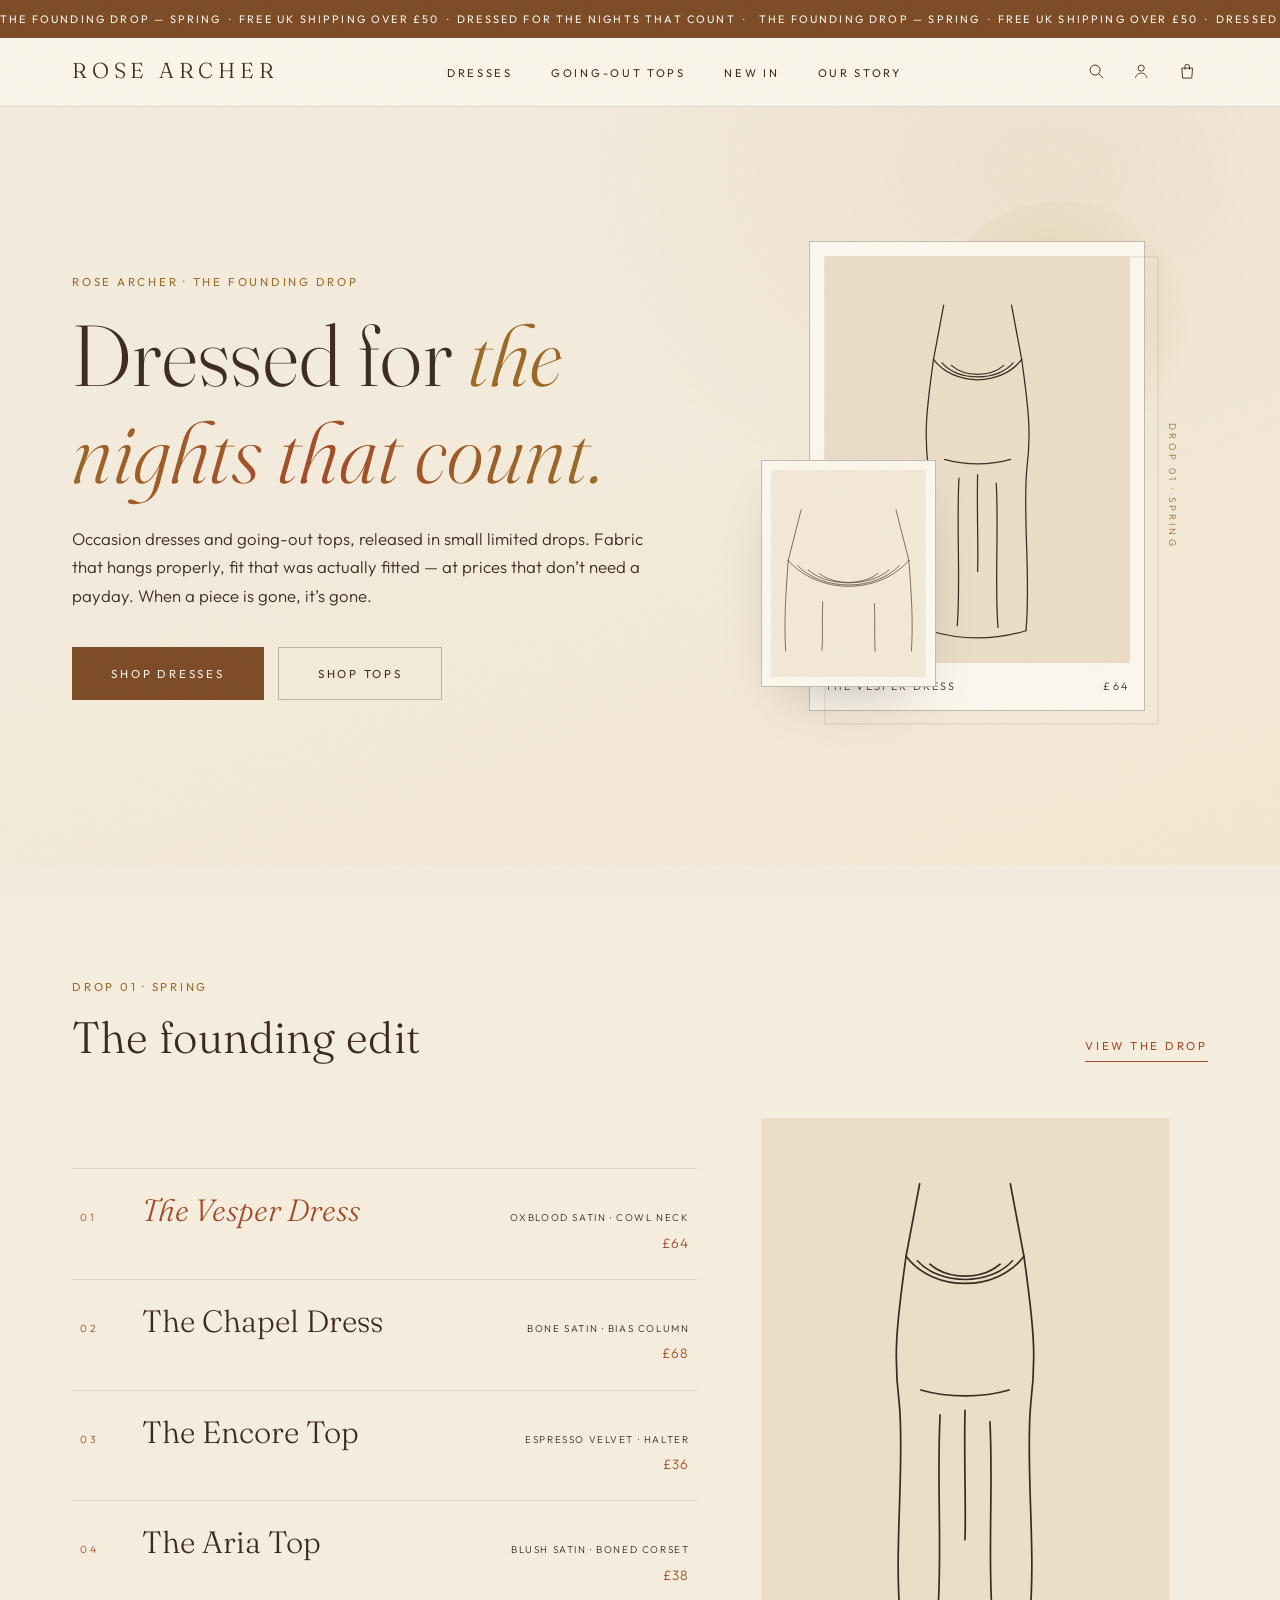
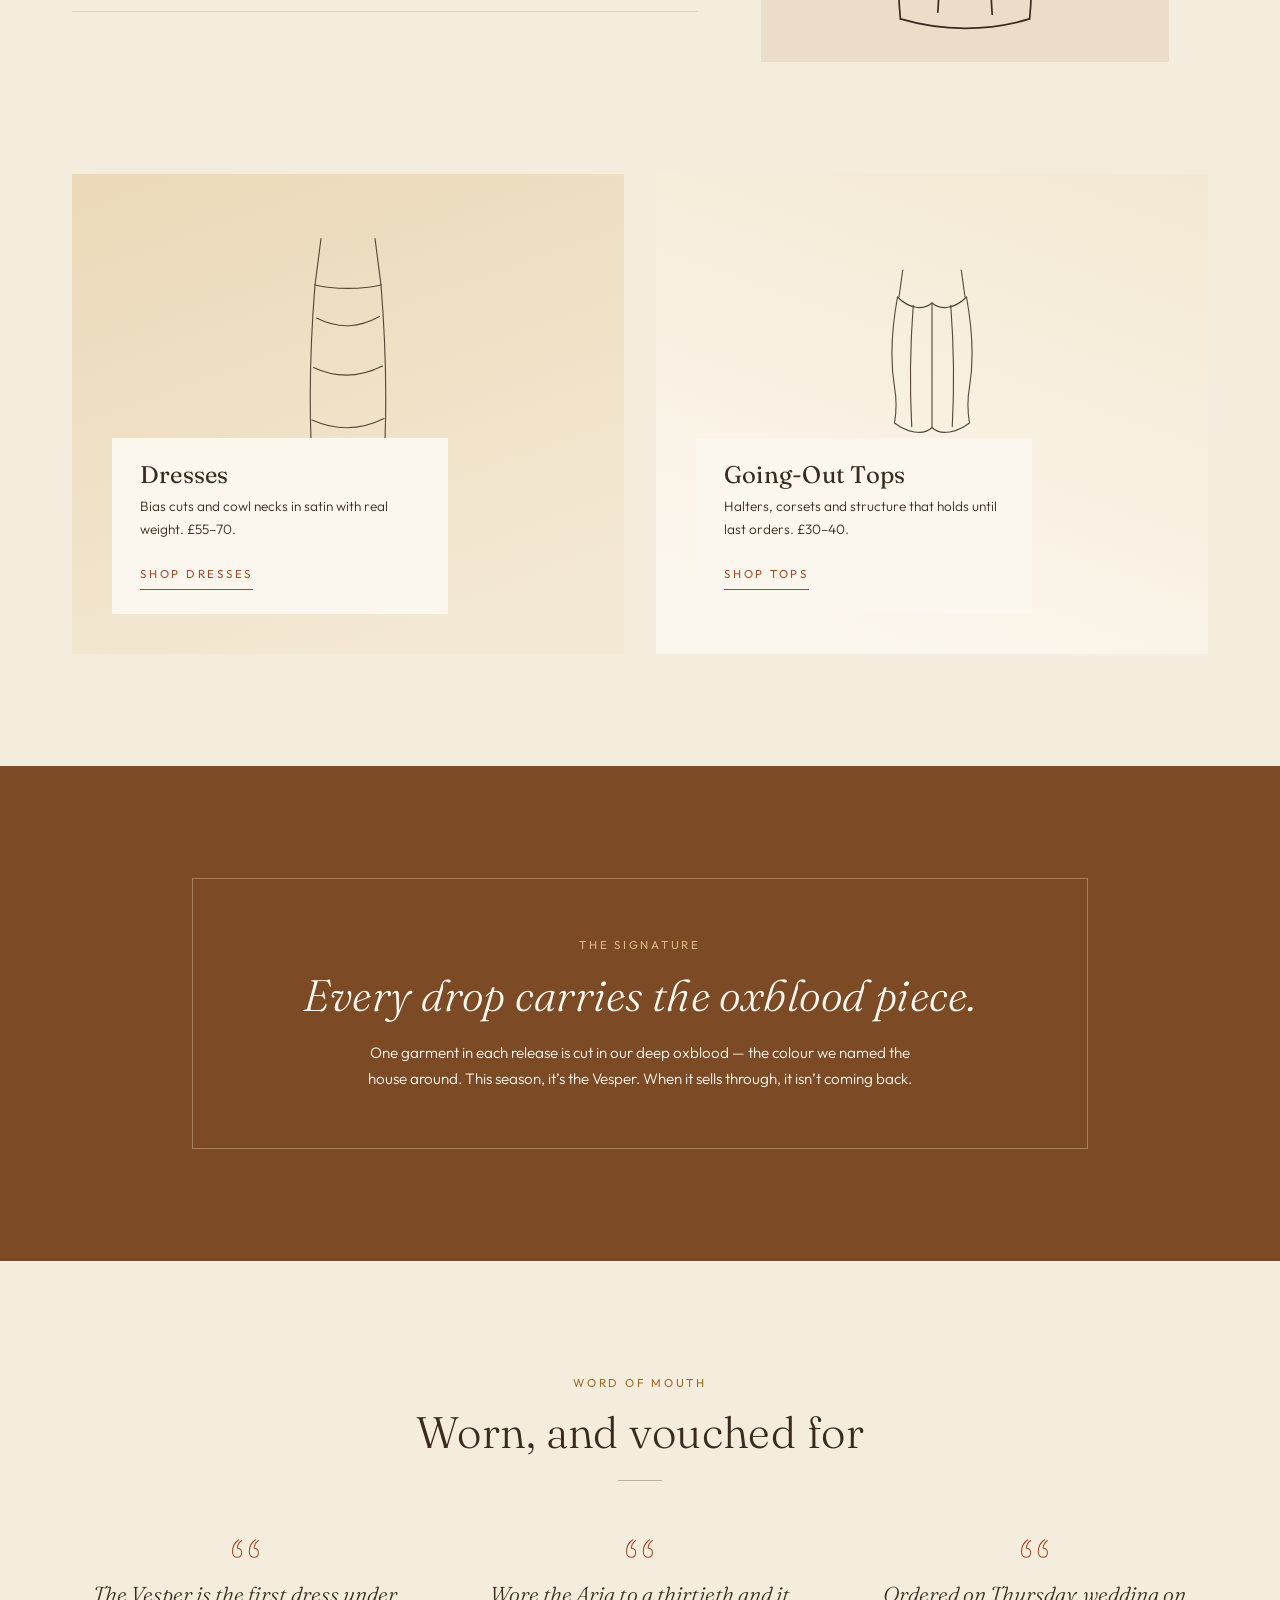
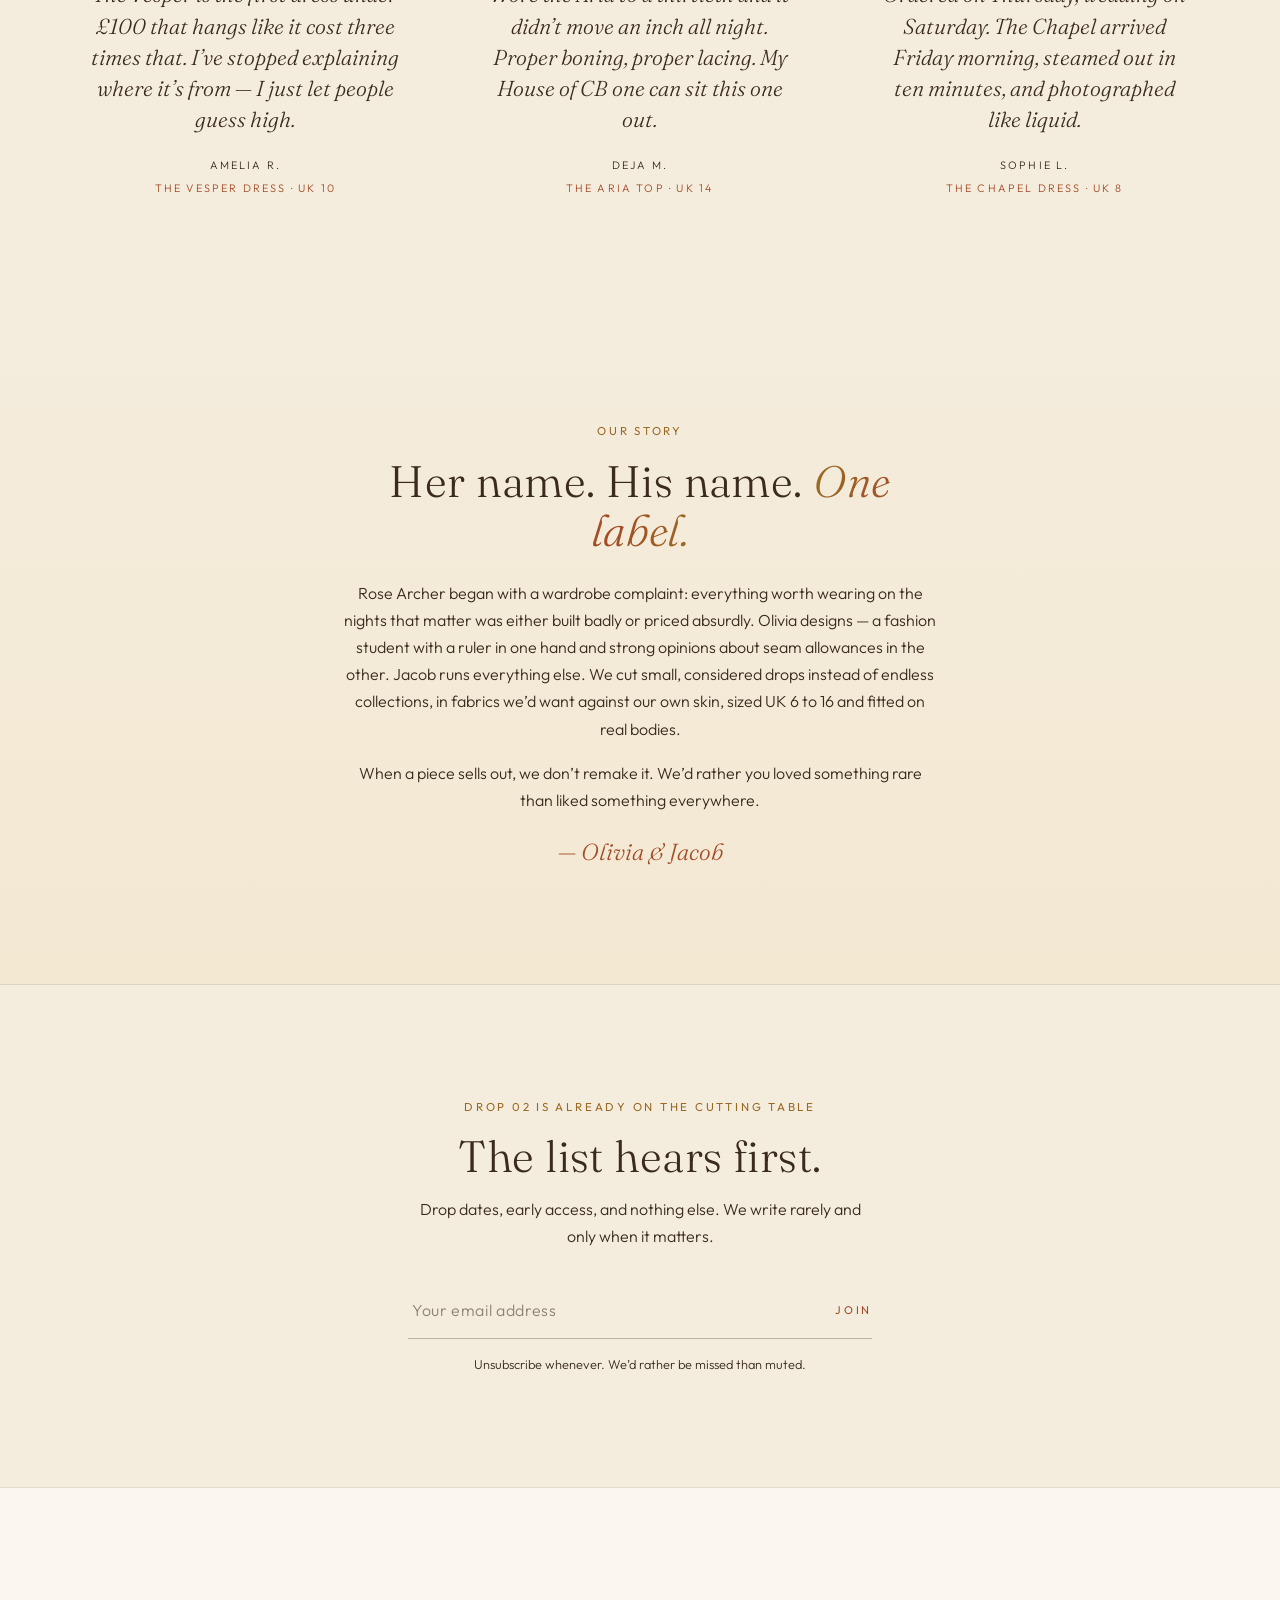
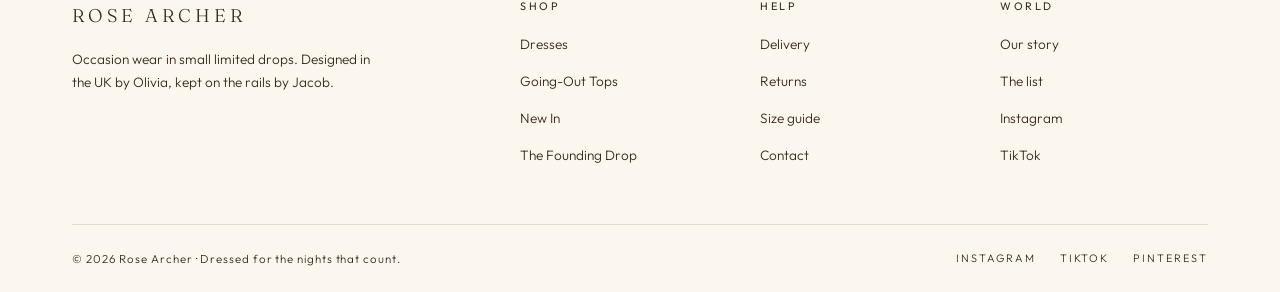
<file: index.html>
<!DOCTYPE html>
<html lang="en-GB">
<head>
  <meta charset="UTF-8">
  <meta name="viewport" content="width=device-width, initial-scale=1.0">
  <title>Rose Archer — Dressed for the nights that count</title>
  <meta name="description" content="Rose Archer makes occasion dresses and going-out tops in small, limited drops. Better fabric, better fit, honest prices. UK sizes 6–16.">
  <link rel="icon" href="data:image/svg+xml,%3Csvg xmlns='http://www.w3.org/2000/svg' viewBox='0 0 32 32'%3E%3Crect width='32' height='32' fill='%23F4ECDD'/%3E%3Ctext x='16' y='22' font-family='Georgia,serif' font-size='15' fill='%237C4A24' text-anchor='middle'%3ERA%3C/text%3E%3C/svg%3E">
  <link rel="preconnect" href="https://fonts.googleapis.com">
  <link rel="preconnect" href="https://fonts.gstatic.com" crossorigin>
  <link href="https://fonts.googleapis.com/css2?family=Fraunces:ital,opsz,wght@0,9..144,300;0,9..144,400;0,9..144,500;1,9..144,300;1,9..144,400&family=Outfit:wght@300;400;500&display=swap" rel="stylesheet">
  <link rel="stylesheet" href="css/styles.css">
</head>
<body>

  <!-- ======================================================================
       SVG SPRITE — placeholder garment illustrations
       Each product image on the page references one of these symbols via
       <use>. When photography exists, replace each <svg class="illo">…</svg>
       inside .product-media with an <img> tag — see README.md.
       ====================================================================== -->
  <svg xmlns="http://www.w3.org/2000/svg" style="display:none" aria-hidden="true">

    <!-- The Vesper Dress — cowl-neck satin slip midi -->
    <symbol id="illo-vesper" viewBox="0 0 360 480">
      <g fill="none" stroke="currentColor" stroke-width="1.5" stroke-linecap="round" stroke-linejoin="round">
        <path d="M140 58 L128 122"/>
        <path d="M220 58 L232 122"/>
        <path d="M128 122 C152 154 208 154 232 122"/>
        <path d="M138 126 C158 148 202 148 222 126"/>
        <path d="M149 129 C165 143 195 143 211 129"/>
        <path d="M128 122 C119 186 117 212 122 252 C127 304 117 382 123 442"/>
        <path d="M232 122 C241 186 243 212 238 252 C233 304 243 382 237 442"/>
        <path d="M123 442 C160 453 200 453 237 442"/>
        <path d="M141 240 C165 247 195 247 219 240"/>
        <path d="M158 262 C155 322 160 384 156 436"/>
        <path d="M202 268 C205 326 200 386 204 438"/>
        <path d="M180 258 C179 300 181 342 180 372"/>
      </g>
    </symbol>

    <!-- Vesper, back view — low draped back -->
    <symbol id="illo-vesper-back" viewBox="0 0 360 480">
      <g fill="none" stroke="currentColor" stroke-width="1.5" stroke-linecap="round" stroke-linejoin="round">
        <path d="M138 58 L128 178"/>
        <path d="M222 58 L232 178"/>
        <path d="M128 178 C155 214 205 214 232 178"/>
        <path d="M140 184 C162 210 198 210 220 184"/>
        <path d="M128 178 C121 224 118 236 122 268 C127 316 118 388 123 442"/>
        <path d="M232 178 C239 224 242 236 238 268 C233 316 242 388 237 442"/>
        <path d="M123 442 C160 453 200 453 237 442"/>
        <path d="M160 290 C157 340 161 396 157 438"/>
        <path d="M200 294 C203 344 199 398 203 438"/>
      </g>
    </symbol>

    <!-- Vesper, detail — cowl drape close-up -->
    <symbol id="illo-vesper-detail" viewBox="0 0 360 480">
      <g fill="none" stroke="currentColor" stroke-width="1.5" stroke-linecap="round" stroke-linejoin="round">
        <path d="M70 92 L40 210"/>
        <path d="M290 92 L320 210"/>
        <path d="M40 210 C110 290 250 290 320 210"/>
        <path d="M62 222 C120 282 240 282 298 222"/>
        <path d="M86 232 C132 272 228 272 274 232"/>
        <path d="M112 240 C146 268 214 268 248 240"/>
        <path d="M40 210 C34 292 30 348 34 420"/>
        <path d="M320 210 C326 292 330 348 326 420"/>
        <path d="M120 306 C118 348 121 392 118 418"/>
        <path d="M240 310 C242 352 239 394 242 420"/>
      </g>
    </symbol>

    <!-- The Chapel Dress — bias-cut satin column -->
    <symbol id="illo-chapel" viewBox="0 0 360 480">
      <g fill="none" stroke="currentColor" stroke-width="1.5" stroke-linecap="round" stroke-linejoin="round">
        <path d="M144 54 L136 116"/>
        <path d="M216 54 L224 116"/>
        <path d="M136 116 C160 122 200 122 224 116"/>
        <path d="M136 116 C130 190 128 260 131 330 C133 374 130 414 132 448"/>
        <path d="M224 116 C230 190 232 260 229 330 C227 374 230 414 228 448"/>
        <path d="M132 448 C164 456 196 456 228 448"/>
        <path d="M138 160 C170 176 196 172 222 158"/>
        <path d="M134 226 C168 242 198 238 226 224"/>
        <path d="M132 296 C168 312 200 308 228 294"/>
        <path d="M228 360 L219 448"/>
      </g>
    </symbol>

    <!-- Chapel, back view — low open back -->
    <symbol id="illo-chapel-back" viewBox="0 0 360 480">
      <g fill="none" stroke="currentColor" stroke-width="1.5" stroke-linecap="round" stroke-linejoin="round">
        <path d="M142 54 L136 196"/>
        <path d="M218 54 L224 196"/>
        <path d="M136 196 C160 230 200 230 224 196"/>
        <path d="M136 196 C130 262 128 300 131 348 C133 388 130 420 132 448"/>
        <path d="M224 196 C230 262 232 300 229 348 C227 388 230 420 228 448"/>
        <path d="M132 448 C164 456 196 456 228 448"/>
        <path d="M138 260 C170 274 198 270 222 258"/>
        <path d="M134 330 C168 344 200 340 226 328"/>
      </g>
    </symbol>

    <!-- Chapel, detail — bias seams & slit -->
    <symbol id="illo-chapel-detail" viewBox="0 0 360 480">
      <g fill="none" stroke="currentColor" stroke-width="1.5" stroke-linecap="round" stroke-linejoin="round">
        <path d="M60 60 C58 190 56 320 60 430"/>
        <path d="M300 60 C302 190 304 320 300 430"/>
        <path d="M60 430 C140 446 220 446 300 430"/>
        <path d="M60 110 C150 150 230 140 300 100"/>
        <path d="M58 210 C150 250 234 240 302 200"/>
        <path d="M58 310 C152 350 236 340 302 300"/>
        <path d="M300 340 L282 430"/>
      </g>
    </symbol>

    <!-- The Encore Top — velvet halterneck -->
    <symbol id="illo-encore" viewBox="0 0 360 480">
      <g fill="none" stroke="currentColor" stroke-width="1.5" stroke-linecap="round" stroke-linejoin="round">
        <path d="M180 66 C172 60 166 64 168 72 C170 79 178 80 182 74 C186 68 192 66 194 72"/>
        <path d="M172 74 C158 106 148 128 140 150"/>
        <path d="M188 74 C202 106 212 128 220 150"/>
        <path d="M140 150 C132 196 128 244 132 296"/>
        <path d="M220 150 C228 196 232 244 228 296"/>
        <path d="M132 296 C164 306 196 306 228 296"/>
        <path d="M140 150 C166 164 194 164 220 150"/>
        <path d="M156 180 C154 220 152 258 154 292"/>
        <path d="M204 184 C206 222 208 260 206 294"/>
        <path d="M180 168 C179 210 181 254 180 298"/>
      </g>
    </symbol>

    <!-- Encore, back view — neck tie & waist band -->
    <symbol id="illo-encore-back" viewBox="0 0 360 480">
      <g fill="none" stroke="currentColor" stroke-width="1.5" stroke-linecap="round" stroke-linejoin="round">
        <path d="M162 70 C170 62 190 62 198 70"/>
        <path d="M168 70 C158 92 152 112 150 130"/>
        <path d="M192 70 C202 92 208 112 210 130"/>
        <path d="M150 130 C168 122 192 122 210 130"/>
        <path d="M176 130 C170 168 166 210 164 262"/>
        <path d="M184 130 C190 168 194 210 196 262"/>
        <path d="M132 268 C164 258 196 258 228 268"/>
        <path d="M132 268 C130 280 130 286 132 296"/>
        <path d="M228 268 C230 280 230 286 228 296"/>
        <path d="M132 296 C164 288 196 288 228 296"/>
      </g>
    </symbol>

    <!-- Encore, detail — halter tie at the nape -->
    <symbol id="illo-encore-detail" viewBox="0 0 360 480">
      <g fill="none" stroke="currentColor" stroke-width="1.5" stroke-linecap="round" stroke-linejoin="round">
        <path d="M180 200 C160 188 140 196 144 214 C148 232 172 232 180 216 C188 232 212 232 216 214 C220 196 200 188 180 200"/>
        <path d="M168 226 C150 268 138 310 132 356"/>
        <path d="M192 226 C210 268 222 310 228 356"/>
        <path d="M160 250 C148 288 140 324 136 358"/>
        <path d="M200 250 C212 288 220 324 224 358"/>
      </g>
    </symbol>

    <!-- The Aria Top — boned satin corset -->
    <symbol id="illo-aria" viewBox="0 0 360 480">
      <g fill="none" stroke="currentColor" stroke-width="1.5" stroke-linecap="round" stroke-linejoin="round">
        <path d="M134 132 C150 148 168 150 180 140 C192 150 210 148 226 132"/>
        <path d="M134 132 C126 176 124 216 130 252 C134 274 132 288 130 300"/>
        <path d="M226 132 C234 176 236 216 230 252 C226 274 228 288 230 300"/>
        <path d="M130 300 C146 312 168 318 180 306 C192 318 214 312 230 300"/>
        <path d="M155 143 C151 196 150 250 153 305"/>
        <path d="M180 140 C180 196 180 250 180 306"/>
        <path d="M205 143 C209 196 210 250 207 305"/>
        <path d="M141 96 L136 132"/>
        <path d="M219 96 L224 132"/>
      </g>
    </symbol>

    <!-- Aria, back view — lace-up fastening -->
    <symbol id="illo-aria-back" viewBox="0 0 360 480">
      <g fill="none" stroke="currentColor" stroke-width="1.5" stroke-linecap="round" stroke-linejoin="round">
        <path d="M134 132 C158 140 168 140 168 134"/>
        <path d="M226 132 C202 140 192 140 192 134"/>
        <path d="M134 132 C126 176 124 216 130 252 C134 274 132 288 130 300"/>
        <path d="M226 132 C234 176 236 216 230 252 C226 274 228 288 230 300"/>
        <path d="M130 300 C148 308 162 310 168 306"/>
        <path d="M230 300 C212 308 198 310 192 306"/>
        <path d="M168 134 C166 192 166 250 168 306"/>
        <path d="M192 134 C194 192 194 250 192 306"/>
        <path d="M168 150 L192 172"/>
        <path d="M192 150 L168 172"/>
        <path d="M168 194 L192 216"/>
        <path d="M192 194 L168 216"/>
        <path d="M168 238 L192 260"/>
        <path d="M192 238 L168 260"/>
        <path d="M168 282 L192 300"/>
        <path d="M192 282 L168 300"/>
        <path d="M141 96 L136 132"/>
        <path d="M219 96 L224 132"/>
      </g>
    </symbol>

    <!-- Aria, detail — boning channels -->
    <symbol id="illo-aria-detail" viewBox="0 0 360 480">
      <g fill="none" stroke="currentColor" stroke-width="1.5" stroke-linecap="round" stroke-linejoin="round">
        <path d="M70 120 C110 152 250 152 290 120"/>
        <path d="M64 400 C120 372 240 372 296 400"/>
        <path d="M110 140 C104 226 104 300 110 384"/>
        <path d="M122 142 C116 226 116 300 122 382"/>
        <path d="M174 148 C172 232 172 300 174 378"/>
        <path d="M186 148 C188 232 188 300 186 378"/>
        <path d="M238 142 C244 226 244 300 238 382"/>
        <path d="M250 140 C256 226 256 300 250 384"/>
      </g>
    </symbol>

    <!-- Drawn double quotation mark, for reviews -->
    <symbol id="quote-mark" viewBox="0 0 48 32">
      <g fill="none" stroke="currentColor" stroke-width="1.5" stroke-linecap="round">
        <path d="M14 4 C8 8 5 14 5 21 C5 26 8 29 12 29 C16 29 18 26 18 22 C18 18 15 16 12 16 C12 11 14 8 18 5"/>
        <path d="M38 4 C32 8 29 14 29 21 C29 26 32 29 36 29 C40 29 42 26 42 22 C42 18 39 16 36 16 C36 11 38 8 42 5"/>
      </g>
    </symbol>
  </svg>

  <a class="skip-link" href="#main">Skip to content</a>

  <!-- Announcement bar -->
  <div class="announcement">
    <p class="visually-hidden">The founding drop — Spring · Free UK shipping over £50</p>
    <div class="announcement-track" aria-hidden="true">
      <span class="announcement-set">The founding drop — Spring&ensp;·&ensp;Free UK shipping over £50&ensp;·&ensp;Dressed for the nights that count&ensp;·&ensp;</span><span class="announcement-set">The founding drop — Spring&ensp;·&ensp;Free UK shipping over £50&ensp;·&ensp;Dressed for the nights that count&ensp;·&ensp;</span>
    </div>
  </div>

  <!-- ====================================================================
       HEADER
       ==================================================================== -->
  <header class="site-header">
    <div class="container header-inner">
      <button class="icon-btn menu-btn" type="button" data-menu-open aria-expanded="false" aria-controls="mobile-menu" aria-label="Open menu">
        <svg viewBox="0 0 24 24" fill="none" stroke="currentColor" stroke-width="1.2" aria-hidden="true">
          <path d="M3 7h18M3 12h18M3 17h18"/>
        </svg>
      </button>

      <a class="logo" href="index.html">Rose&nbsp;Archer</a>

      <nav class="primary-nav" aria-label="Main">
        <ul role="list">
          <li><a href="collection.html?cat=dresses">Dresses</a></li>
          <li><a href="collection.html?cat=tops">Going-Out Tops</a></li>
          <li><a href="collection.html">New In</a></li>
          <li><a href="#story">Our Story</a></li>
        </ul>
      </nav>

      <div class="header-actions">
        <button class="icon-btn" type="button" aria-label="Search">
          <svg viewBox="0 0 24 24" fill="none" stroke="currentColor" stroke-width="1.2" aria-hidden="true">
            <circle cx="10.5" cy="10.5" r="6.5"/>
            <path d="M15.5 15.5 L21 21"/>
          </svg>
        </button>
        <button class="icon-btn" type="button" aria-label="Account">
          <svg viewBox="0 0 24 24" fill="none" stroke="currentColor" stroke-width="1.2" aria-hidden="true">
            <circle cx="12" cy="8" r="4"/>
            <path d="M4.5 20.5 C6 15.8 9 14.5 12 14.5 C15 14.5 18 15.8 19.5 20.5"/>
          </svg>
        </button>
        <button class="icon-btn" type="button" data-bag-open aria-label="Open bag" aria-controls="bag-drawer">
          <svg viewBox="0 0 24 24" fill="none" stroke="currentColor" stroke-width="1.2" aria-hidden="true">
            <path d="M5 8 H19 L18 21 H6 Z"/>
            <path d="M9 10 V6 a3 3 0 0 1 6 0 v4"/>
          </svg>
          <span class="bag-count" data-bag-count hidden>0</span>
        </button>
      </div>
    </div>
  </header>

  <!-- Mobile slide-out menu -->
  <nav class="mobile-menu" id="mobile-menu" aria-label="Mobile" aria-hidden="true">
    <div class="mobile-menu-head">
      <span class="logo" aria-hidden="true">Rose&nbsp;Archer</span>
      <button class="icon-btn" type="button" data-menu-close aria-label="Close menu">
        <svg viewBox="0 0 24 24" fill="none" stroke="currentColor" stroke-width="1.2" aria-hidden="true">
          <path d="M5 5 L19 19 M19 5 L5 19"/>
        </svg>
      </button>
    </div>
    <nav aria-label="Mobile main">
      <a href="collection.html?cat=dresses">Dresses</a>
      <a href="collection.html?cat=tops">Going-Out Tops</a>
      <a href="collection.html">New In</a>
      <a href="#story" data-menu-close>Our Story</a>
    </nav>
    <p class="mobile-menu-foot">Free UK shipping over £50 &nbsp;·&nbsp; <a href="#newsletter" data-menu-close>Join the list</a></p>
  </nav>

  <main id="main">

    <!-- ==================================================================
         HERO
         ================================================================== -->
    <section class="hero" aria-labelledby="hero-title">
      <div class="container hero-inner">
        <div class="hero-copy" data-reveal>
          <span class="eyebrow">Rose Archer · The founding drop</span>
          <h1 id="hero-title">Dressed for <span class="accent-italic">the nights that count.</span></h1>
          <p class="lede">Occasion dresses and going-out tops, released in small limited drops. Fabric that hangs properly, fit that was actually fitted — at prices that don’t need a payday. When a piece is gone, it’s gone.</p>
          <div class="hero-ctas">
            <a class="btn btn--primary" href="collection.html?cat=dresses">Shop dresses</a>
            <a class="btn btn--ghost" href="collection.html?cat=tops">Shop tops</a>
          </div>
        </div>

        <div class="hero-visual" data-reveal>
          <!-- Editorial collage: main frame + overlapping detail frame over a soft wash -->
          <div class="hero-collage">
            <span class="hero-wash" aria-hidden="true"></span>
            <div class="hero-frame hero-frame--main">
              <!-- Placeholder illustration — swap the <svg> for an <img> when photography exists -->
              <figure class="product-media media--blush">
                <svg viewBox="0 0 360 480" role="img" aria-label="Line illustration of the Vesper dress — a cowl-neck satin slip midi">
                  <use href="#illo-vesper"/>
                </svg>
              </figure>
              <p class="hero-caption"><span>The Vesper Dress</span> <span>£64</span></p>
            </div>
            <div class="hero-frame hero-frame--detail" aria-hidden="true">
              <figure class="product-media media--blush-soft">
                <svg viewBox="0 0 360 480"><use href="#illo-vesper-detail"/></svg>
              </figure>
            </div>
            <span class="hero-vertical" aria-hidden="true">Drop 01 · Spring</span>
          </div>
        </div>
      </div>
    </section>

    <!-- ==================================================================
         THE FOUNDING EDIT — four products
         ================================================================== -->
    <section class="section" aria-labelledby="edit-title">
      <div class="container">
        <div class="section-head section-head--split">
          <div>
            <span class="eyebrow">Drop 01 · Spring</span>
            <h2 id="edit-title">The founding edit</h2>
          </div>
          <a class="text-link" href="collection.html">View the drop</a>
        </div>

        <!-- ≥960px: quiet-luxury index — hovering or focusing a row swaps the
             featured panel. Below 960px the card grid beneath shows instead. -->
        <div class="edit-showcase" data-edit-showcase data-reveal>
          <ol class="edit-list" role="list">
            <li>
              <a class="edit-row is-active" href="product.html?p=vesper" data-edit-item="vesper">
                <span class="edit-num" aria-hidden="true">01</span>
                <span class="edit-name">The Vesper Dress</span>
                <span class="edit-detail">
                  <span class="edit-meta">Oxblood satin · cowl neck</span>
                  <span class="edit-price">£64</span>
                </span>
              </a>
            </li>
            <li>
              <a class="edit-row" href="product.html?p=chapel" data-edit-item="chapel">
                <span class="edit-num" aria-hidden="true">02</span>
                <span class="edit-name">The Chapel Dress</span>
                <span class="edit-detail">
                  <span class="edit-meta">Bone satin · bias column</span>
                  <span class="edit-price">£68</span>
                </span>
              </a>
            </li>
            <li>
              <a class="edit-row" href="product.html?p=encore" data-edit-item="encore">
                <span class="edit-num" aria-hidden="true">03</span>
                <span class="edit-name">The Encore Top</span>
                <span class="edit-detail">
                  <span class="edit-meta">Espresso velvet · halter</span>
                  <span class="edit-price">£36</span>
                </span>
              </a>
            </li>
            <li>
              <a class="edit-row" href="product.html?p=aria" data-edit-item="aria">
                <span class="edit-num" aria-hidden="true">04</span>
                <span class="edit-name">The Aria Top</span>
                <span class="edit-detail">
                  <span class="edit-meta">Blush satin · boned corset</span>
                  <span class="edit-price">£38</span>
                </span>
              </a>
            </li>
          </ol>
          <div class="edit-preview" aria-hidden="true">
            <figure class="product-media media--blush is-active" data-edit-preview="vesper">
              <svg viewBox="0 0 360 480"><use href="#illo-vesper"/></svg>
            </figure>
            <figure class="product-media media--blush-soft" data-edit-preview="chapel">
              <svg viewBox="0 0 360 480"><use href="#illo-chapel"/></svg>
            </figure>
            <figure class="product-media media--blush" data-edit-preview="encore">
              <svg viewBox="0 0 360 480"><use href="#illo-encore"/></svg>
            </figure>
            <figure class="product-media media--blush-soft" data-edit-preview="aria">
              <svg viewBox="0 0 360 480"><use href="#illo-aria"/></svg>
            </figure>
          </div>
        </div>

        <div class="product-grid product-grid--4">

          <article class="product-card" data-product="vesper" data-reveal>
            <a class="card-media-link" href="product.html?p=vesper">
              <figure class="product-media media--blush">
                <svg viewBox="0 0 360 480" role="img" aria-label="Line illustration of the Vesper dress — a cowl-neck satin slip midi">
                  <use href="#illo-vesper"/>
                </svg>
              </figure>
            </a>
            <div class="card-quickadd" data-quickadd>
              <button class="quickadd-toggle" type="button" aria-expanded="false">Add to bag</button>
              <div class="quickadd-sizes" hidden>
                <span class="quickadd-label" aria-hidden="true">Select size · UK</span>
              </div>
            </div>
            <div class="card-info">
              <span class="card-num" aria-hidden="true">01</span>
              <h3 class="card-name"><a href="product.html?p=vesper">The Vesper Dress</a></h3>
              <p class="card-meta">Oxblood satin · cowl neck</p>
              <p class="card-price">£64</p>
            </div>
          </article>

          <article class="product-card" data-product="chapel" data-reveal>
            <a class="card-media-link" href="product.html?p=chapel">
              <figure class="product-media media--blush-soft">
                <svg viewBox="0 0 360 480" role="img" aria-label="Line illustration of the Chapel dress — a bias-cut satin column">
                  <use href="#illo-chapel"/>
                </svg>
              </figure>
            </a>
            <div class="card-quickadd" data-quickadd>
              <button class="quickadd-toggle" type="button" aria-expanded="false">Add to bag</button>
              <div class="quickadd-sizes" hidden>
                <span class="quickadd-label" aria-hidden="true">Select size · UK</span>
              </div>
            </div>
            <div class="card-info">
              <span class="card-num" aria-hidden="true">02</span>
              <h3 class="card-name"><a href="product.html?p=chapel">The Chapel Dress</a></h3>
              <p class="card-meta">Bone satin · bias column</p>
              <p class="card-price">£68</p>
            </div>
          </article>

          <article class="product-card" data-product="encore" data-reveal>
            <a class="card-media-link" href="product.html?p=encore">
              <figure class="product-media media--blush">
                <svg viewBox="0 0 360 480" role="img" aria-label="Line illustration of the Encore top — a velvet halterneck">
                  <use href="#illo-encore"/>
                </svg>
              </figure>
            </a>
            <div class="card-quickadd" data-quickadd>
              <button class="quickadd-toggle" type="button" aria-expanded="false">Add to bag</button>
              <div class="quickadd-sizes" hidden>
                <span class="quickadd-label" aria-hidden="true">Select size · UK</span>
              </div>
            </div>
            <div class="card-info">
              <span class="card-num" aria-hidden="true">03</span>
              <h3 class="card-name"><a href="product.html?p=encore">The Encore Top</a></h3>
              <p class="card-meta">Espresso velvet · halter</p>
              <p class="card-price">£36</p>
            </div>
          </article>

          <article class="product-card" data-product="aria" data-reveal>
            <a class="card-media-link" href="product.html?p=aria">
              <figure class="product-media media--blush-soft">
                <svg viewBox="0 0 360 480" role="img" aria-label="Line illustration of the Aria top — a boned satin corset">
                  <use href="#illo-aria"/>
                </svg>
              </figure>
            </a>
            <div class="card-quickadd" data-quickadd>
              <button class="quickadd-toggle" type="button" aria-expanded="false">Add to bag</button>
              <div class="quickadd-sizes" hidden>
                <span class="quickadd-label" aria-hidden="true">Select size · UK</span>
              </div>
            </div>
            <div class="card-info">
              <span class="card-num" aria-hidden="true">04</span>
              <h3 class="card-name"><a href="product.html?p=aria">The Aria Top</a></h3>
              <p class="card-meta">Blush satin · boned corset</p>
              <p class="card-price">£38</p>
            </div>
          </article>

        </div>
      </div>
    </section>

    <!-- ==================================================================
         CATEGORY PANELS
         ================================================================== -->
    <section class="section" aria-label="Shop by category" style="padding-top:0">
      <div class="container category-panels">

        <a class="category-panel category-panel--dresses card-media-link" href="collection.html?cat=dresses" data-reveal>
          <div class="category-art" aria-hidden="true">
            <svg viewBox="0 0 360 480"><use href="#illo-chapel"/></svg>
          </div>
          <div class="category-copy">
            <h3>Dresses</h3>
            <p>Bias cuts and cowl necks in satin with real weight. £55–70.</p>
            <span class="text-link">Shop dresses</span>
          </div>
        </a>

        <a class="category-panel category-panel--tops card-media-link" href="collection.html?cat=tops" data-reveal>
          <div class="category-art" aria-hidden="true">
            <svg viewBox="0 0 360 480"><use href="#illo-aria"/></svg>
          </div>
          <div class="category-copy">
            <h3>Going-Out Tops</h3>
            <p>Halters, corsets and structure that holds until last orders. £30–40.</p>
            <span class="text-link">Shop tops</span>
          </div>
        </a>

      </div>
    </section>

    <!-- ==================================================================
         SIGNATURE STRIP
         ================================================================== -->
    <section class="signature-strip section" aria-labelledby="signature-title">
      <div class="container">
        <span class="eyebrow">The signature</span>
        <h2 id="signature-title">Every drop carries the oxblood piece.</h2>
        <p>One garment in each release is cut in our deep oxblood — the colour we named the house around. This season, it’s the Vesper. When it sells through, it isn’t coming back.</p>
      </div>
    </section>

    <!-- ==================================================================
         REVIEWS
         ================================================================== -->
    <section class="section" aria-labelledby="reviews-title">
      <div class="container">
        <div class="section-head section-head--centre">
          <span class="eyebrow">Word of mouth</span>
          <h2 id="reviews-title">Worn, and vouched for</h2>
        </div>

        <div class="reviews-grid">
          <figure class="review" data-reveal>
            <svg class="review-quote-mark" viewBox="0 0 48 32" aria-hidden="true"><use href="#quote-mark"/></svg>
            <blockquote>
              <p>The Vesper is the first dress under £100 that hangs like it cost three times that. I’ve stopped explaining where it’s from — I just let people guess high.</p>
            </blockquote>
            <figcaption>Amelia R. <span>The Vesper Dress · UK 10</span></figcaption>
          </figure>

          <figure class="review" data-reveal>
            <svg class="review-quote-mark" viewBox="0 0 48 32" aria-hidden="true"><use href="#quote-mark"/></svg>
            <blockquote>
              <p>Wore the Aria to a thirtieth and it didn’t move an inch all night. Proper boning, proper lacing. My House of CB one can sit this one out.</p>
            </blockquote>
            <figcaption>Deja M. <span>The Aria Top · UK 14</span></figcaption>
          </figure>

          <figure class="review" data-reveal>
            <svg class="review-quote-mark" viewBox="0 0 48 32" aria-hidden="true"><use href="#quote-mark"/></svg>
            <blockquote>
              <p>Ordered on Thursday, wedding on Saturday. The Chapel arrived Friday morning, steamed out in ten minutes, and photographed like liquid.</p>
            </blockquote>
            <figcaption>Sophie L. <span>The Chapel Dress · UK 8</span></figcaption>
          </figure>
        </div>
      </div>
    </section>

    <!-- ==================================================================
         BRAND STORY
         ================================================================== -->
    <section class="story section" id="story" aria-labelledby="story-title">
      <div class="container story-inner" data-reveal>
        <span class="eyebrow">Our story</span>
        <h2 id="story-title">Her name. His name. <span class="accent-italic">One label.</span></h2>
        <p>Rose Archer began with a wardrobe complaint: everything worth wearing on the nights that matter was either built badly or priced absurdly. Olivia designs — a fashion student with a ruler in one hand and strong opinions about seam allowances in the other. Jacob runs everything else. We cut small, considered drops instead of endless collections, in fabrics we’d want against our own skin, sized UK 6 to 16 and fitted on real bodies.</p>
        <p>When a piece sells out, we don’t remake it. We’d rather you loved something rare than liked something everywhere.</p>
        <p class="story-signature">— Olivia &amp; Jacob</p>
      </div>
    </section>

    <!-- ==================================================================
         EMAIL CAPTURE
         ================================================================== -->
    <section class="newsletter section" id="newsletter" aria-labelledby="newsletter-title">
      <div class="container newsletter-inner" data-reveal>
        <span class="eyebrow">Drop 02 is already on the cutting table</span>
        <h2 id="newsletter-title">The list hears first.</h2>
        <p>Drop dates, early access, and nothing else. We write rarely and only when it matters.</p>
        <form class="newsletter-form" data-newsletter novalidate>
          <label class="visually-hidden" for="newsletter-email">Email address</label>
          <input id="newsletter-email" type="email" name="email" placeholder="Your email address" autocomplete="email" required>
          <button type="submit">Join</button>
        </form>
        <p class="newsletter-note">Unsubscribe whenever. We’d rather be missed than muted.</p>
      </div>
    </section>

  </main>

  <!-- ====================================================================
       FOOTER
       ==================================================================== -->
  <footer class="site-footer">
    <div class="container">
      <div class="footer-grid">
        <div class="footer-brand">
          <a class="logo" href="index.html">Rose&nbsp;Archer</a>
          <p>Occasion wear in small limited drops. Designed in the UK by Olivia, kept on the rails by Jacob.</p>
        </div>

        <nav class="footer-col" aria-label="Shop">
          <h3>Shop</h3>
          <ul role="list">
            <li><a href="collection.html?cat=dresses">Dresses</a></li>
            <li><a href="collection.html?cat=tops">Going-Out Tops</a></li>
            <li><a href="collection.html">New In</a></li>
            <li><a href="collection.html">The Founding Drop</a></li>
          </ul>
        </nav>

        <nav class="footer-col" aria-label="Help">
          <h3>Help</h3>
          <ul role="list">
            <li><a href="product.html#delivery">Delivery</a></li>
            <li><a href="product.html#delivery">Returns</a></li>
            <li><a href="product.html#size-fit">Size guide</a></li>
            <li><a href="mailto:hello@rosearcher.co.uk">Contact</a></li>
          </ul>
        </nav>

        <nav class="footer-col" aria-label="World">
          <h3>World</h3>
          <ul role="list">
            <li><a href="#story">Our story</a></li>
            <li><a href="#newsletter">The list</a></li>
            <li><a href="https://instagram.com" rel="noopener">Instagram</a></li>
            <li><a href="https://tiktok.com" rel="noopener">TikTok</a></li>
          </ul>
        </nav>
      </div>

      <div class="footer-base">
        <p>© <span data-year>2026</span> Rose Archer · Dressed for the nights that count.</p>
        <div class="footer-social">
          <a href="https://instagram.com" rel="noopener">Instagram</a>
          <a href="https://tiktok.com" rel="noopener">TikTok</a>
          <a href="https://pinterest.com" rel="noopener">Pinterest</a>
        </div>
      </div>
    </div>
  </footer>

  <!-- ====================================================================
       BAG DRAWER (shared across pages)
       ==================================================================== -->
  <div class="scrim" data-scrim></div>

  <aside class="bag-drawer" id="bag-drawer" aria-label="Shopping bag" aria-hidden="true">
    <div class="bag-head">
      <h2>Your bag <span class="visually-hidden">contains </span>(<span data-bag-count>0</span>)</h2>
      <button class="icon-btn" type="button" data-bag-close aria-label="Close bag">
        <svg viewBox="0 0 24 24" fill="none" stroke="currentColor" stroke-width="1.2" aria-hidden="true">
          <path d="M5 5 L19 19 M19 5 L5 19"/>
        </svg>
      </button>
    </div>

    <p class="bag-shipping" data-bag-shipping hidden aria-live="polite"></p>

    <ul class="bag-items" role="list" data-bag-items></ul>

    <div class="bag-empty" data-bag-empty>
      <p>Your bag is empty — for now.</p>
      <a class="btn btn--ghost" href="collection.html" data-bag-close>Shop the drop</a>
    </div>

    <div class="bag-foot" data-bag-foot hidden>
      <p class="bag-subtotal"><span>Subtotal</span> <span data-bag-subtotal>£0</span></p>
      <p class="bag-note">Shipping calculated at checkout · 14-day returns</p>
      <button class="btn btn--primary btn--full" type="button">Checkout</button>
    </div>
  </aside>

  <script src="js/main.js"></script>
</body>
</html>
</file>
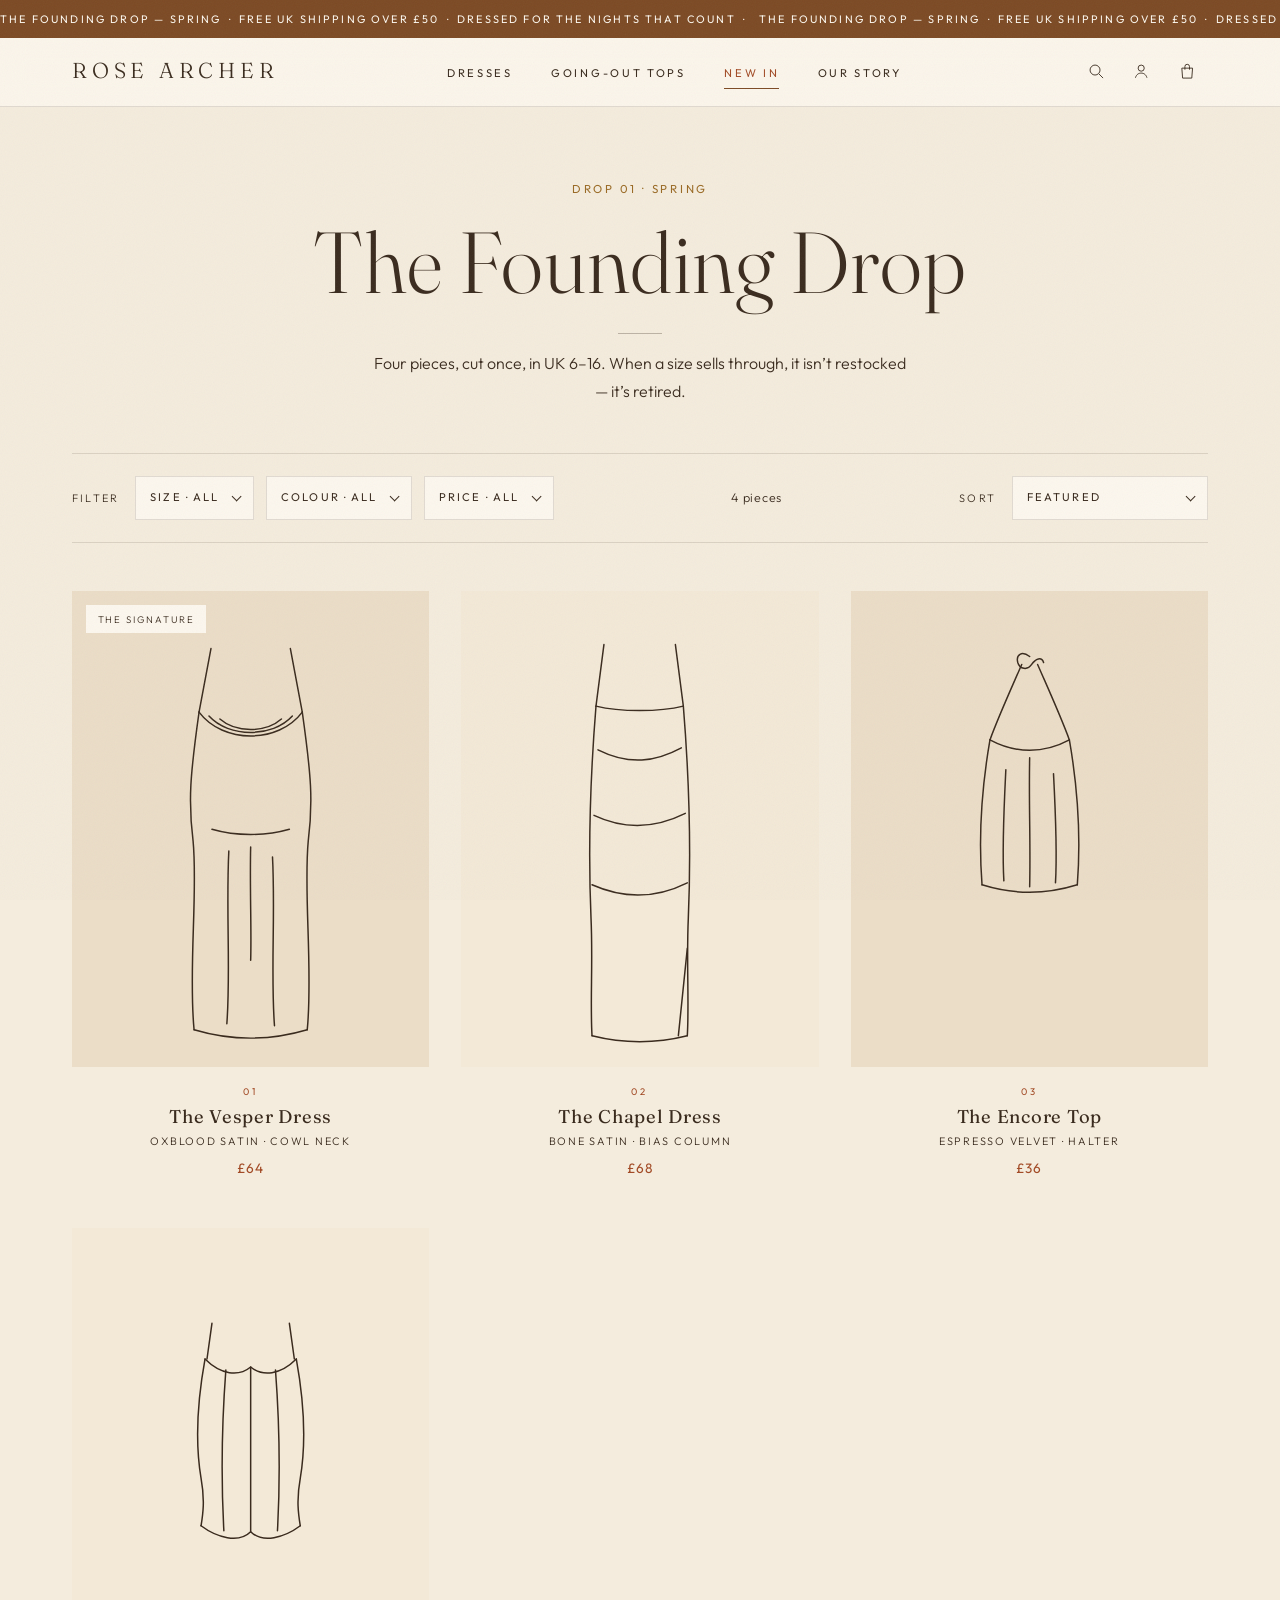
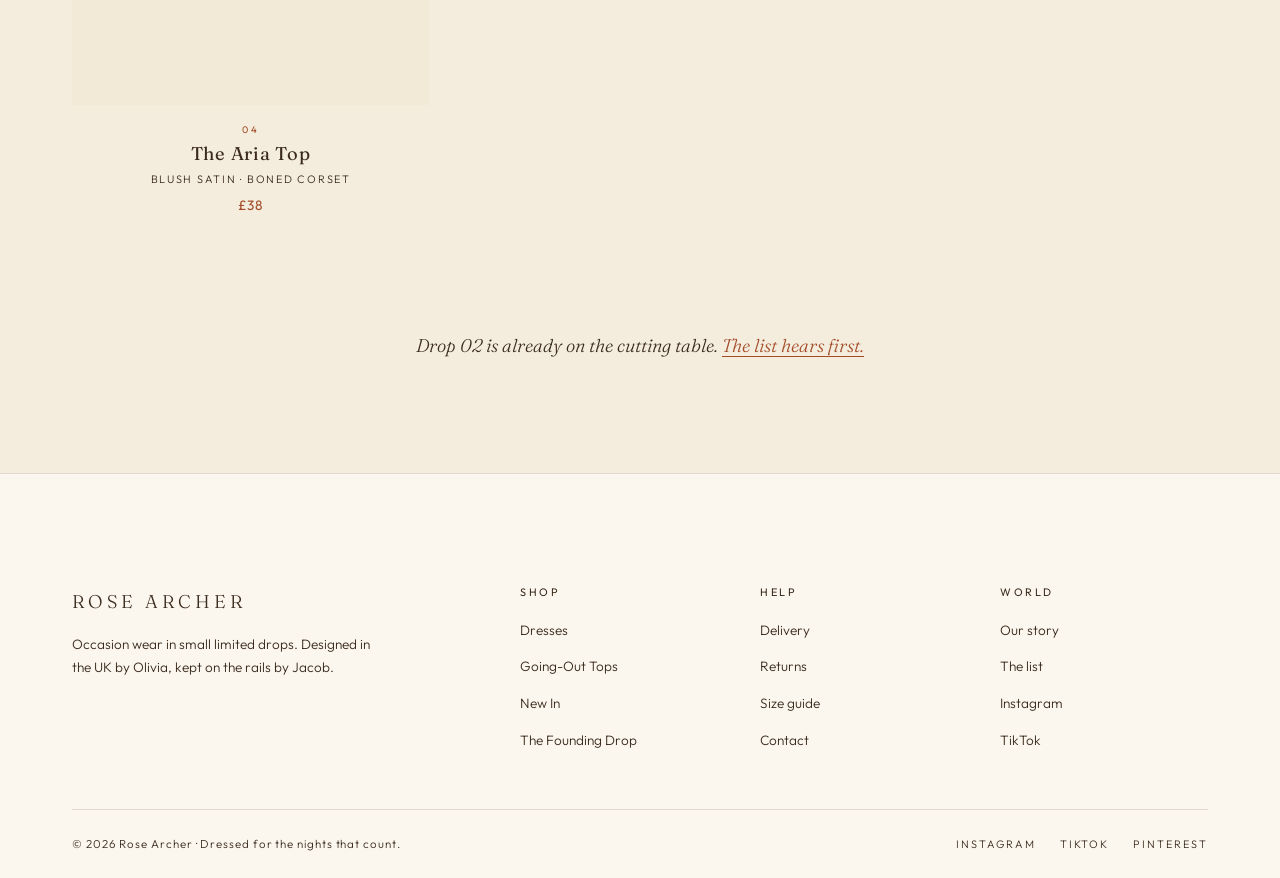
<file: collection.html>
<!DOCTYPE html>
<html lang="en-GB">
<head>
  <meta charset="UTF-8">
  <meta name="viewport" content="width=device-width, initial-scale=1.0">
  <title>The Founding Drop — Rose Archer</title>
  <meta name="description" content="Shop the Rose Archer founding drop — occasion dresses and going-out tops in a small limited release. UK sizes 6–16. When it's gone, it's gone.">
  <link rel="icon" href="data:image/svg+xml,%3Csvg xmlns='http://www.w3.org/2000/svg' viewBox='0 0 32 32'%3E%3Crect width='32' height='32' fill='%23F4ECDD'/%3E%3Ctext x='16' y='22' font-family='Georgia,serif' font-size='15' fill='%237C4A24' text-anchor='middle'%3ERA%3C/text%3E%3C/svg%3E">
  <link rel="preconnect" href="https://fonts.googleapis.com">
  <link rel="preconnect" href="https://fonts.gstatic.com" crossorigin>
  <link href="https://fonts.googleapis.com/css2?family=Fraunces:ital,opsz,wght@0,9..144,300;0,9..144,400;0,9..144,500;1,9..144,300;1,9..144,400&family=Outfit:wght@300;400;500&display=swap" rel="stylesheet">
  <link rel="stylesheet" href="css/styles.css">
</head>
<body>

  <!-- ======================================================================
       SVG SPRITE — placeholder garment illustrations
       Swap the <svg> inside each .product-media for an <img> when
       photography exists — see README.md.
       ====================================================================== -->
  <svg xmlns="http://www.w3.org/2000/svg" style="display:none" aria-hidden="true">
    <symbol id="illo-vesper" viewBox="0 0 360 480">
      <g fill="none" stroke="currentColor" stroke-width="1.5" stroke-linecap="round" stroke-linejoin="round">
        <path d="M140 58 L128 122"/>
        <path d="M220 58 L232 122"/>
        <path d="M128 122 C152 154 208 154 232 122"/>
        <path d="M138 126 C158 148 202 148 222 126"/>
        <path d="M149 129 C165 143 195 143 211 129"/>
        <path d="M128 122 C119 186 117 212 122 252 C127 304 117 382 123 442"/>
        <path d="M232 122 C241 186 243 212 238 252 C233 304 243 382 237 442"/>
        <path d="M123 442 C160 453 200 453 237 442"/>
        <path d="M141 240 C165 247 195 247 219 240"/>
        <path d="M158 262 C155 322 160 384 156 436"/>
        <path d="M202 268 C205 326 200 386 204 438"/>
        <path d="M180 258 C179 300 181 342 180 372"/>
      </g>
    </symbol>
    <symbol id="illo-chapel" viewBox="0 0 360 480">
      <g fill="none" stroke="currentColor" stroke-width="1.5" stroke-linecap="round" stroke-linejoin="round">
        <path d="M144 54 L136 116"/>
        <path d="M216 54 L224 116"/>
        <path d="M136 116 C160 122 200 122 224 116"/>
        <path d="M136 116 C130 190 128 260 131 330 C133 374 130 414 132 448"/>
        <path d="M224 116 C230 190 232 260 229 330 C227 374 230 414 228 448"/>
        <path d="M132 448 C164 456 196 456 228 448"/>
        <path d="M138 160 C170 176 196 172 222 158"/>
        <path d="M134 226 C168 242 198 238 226 224"/>
        <path d="M132 296 C168 312 200 308 228 294"/>
        <path d="M228 360 L219 448"/>
      </g>
    </symbol>
    <symbol id="illo-encore" viewBox="0 0 360 480">
      <g fill="none" stroke="currentColor" stroke-width="1.5" stroke-linecap="round" stroke-linejoin="round">
        <path d="M180 66 C172 60 166 64 168 72 C170 79 178 80 182 74 C186 68 192 66 194 72"/>
        <path d="M172 74 C158 106 148 128 140 150"/>
        <path d="M188 74 C202 106 212 128 220 150"/>
        <path d="M140 150 C132 196 128 244 132 296"/>
        <path d="M220 150 C228 196 232 244 228 296"/>
        <path d="M132 296 C164 306 196 306 228 296"/>
        <path d="M140 150 C166 164 194 164 220 150"/>
        <path d="M156 180 C154 220 152 258 154 292"/>
        <path d="M204 184 C206 222 208 260 206 294"/>
        <path d="M180 168 C179 210 181 254 180 298"/>
      </g>
    </symbol>
    <symbol id="illo-aria" viewBox="0 0 360 480">
      <g fill="none" stroke="currentColor" stroke-width="1.5" stroke-linecap="round" stroke-linejoin="round">
        <path d="M134 132 C150 148 168 150 180 140 C192 150 210 148 226 132"/>
        <path d="M134 132 C126 176 124 216 130 252 C134 274 132 288 130 300"/>
        <path d="M226 132 C234 176 236 216 230 252 C226 274 228 288 230 300"/>
        <path d="M130 300 C146 312 168 318 180 306 C192 318 214 312 230 300"/>
        <path d="M155 143 C151 196 150 250 153 305"/>
        <path d="M180 140 C180 196 180 250 180 306"/>
        <path d="M205 143 C209 196 210 250 207 305"/>
        <path d="M141 96 L136 132"/>
        <path d="M219 96 L224 132"/>
      </g>
    </symbol>
  </svg>

  <a class="skip-link" href="#main">Skip to content</a>

  <div class="announcement">
    <p class="visually-hidden">The founding drop — Spring · Free UK shipping over £50</p>
    <div class="announcement-track" aria-hidden="true">
      <span class="announcement-set">The founding drop — Spring&ensp;·&ensp;Free UK shipping over £50&ensp;·&ensp;Dressed for the nights that count&ensp;·&ensp;</span><span class="announcement-set">The founding drop — Spring&ensp;·&ensp;Free UK shipping over £50&ensp;·&ensp;Dressed for the nights that count&ensp;·&ensp;</span>
    </div>
  </div>

  <!-- ====================================================================
       HEADER
       ==================================================================== -->
  <header class="site-header">
    <div class="container header-inner">
      <button class="icon-btn menu-btn" type="button" data-menu-open aria-expanded="false" aria-controls="mobile-menu" aria-label="Open menu">
        <svg viewBox="0 0 24 24" fill="none" stroke="currentColor" stroke-width="1.2" aria-hidden="true">
          <path d="M3 7h18M3 12h18M3 17h18"/>
        </svg>
      </button>

      <a class="logo" href="index.html">Rose&nbsp;Archer</a>

      <nav class="primary-nav" aria-label="Main">
        <ul role="list">
          <li><a href="collection.html?cat=dresses">Dresses</a></li>
          <li><a href="collection.html?cat=tops">Going-Out Tops</a></li>
          <li><a href="collection.html" aria-current="page">New In</a></li>
          <li><a href="index.html#story">Our Story</a></li>
        </ul>
      </nav>

      <div class="header-actions">
        <button class="icon-btn" type="button" aria-label="Search">
          <svg viewBox="0 0 24 24" fill="none" stroke="currentColor" stroke-width="1.2" aria-hidden="true">
            <circle cx="10.5" cy="10.5" r="6.5"/>
            <path d="M15.5 15.5 L21 21"/>
          </svg>
        </button>
        <button class="icon-btn" type="button" aria-label="Account">
          <svg viewBox="0 0 24 24" fill="none" stroke="currentColor" stroke-width="1.2" aria-hidden="true">
            <circle cx="12" cy="8" r="4"/>
            <path d="M4.5 20.5 C6 15.8 9 14.5 12 14.5 C15 14.5 18 15.8 19.5 20.5"/>
          </svg>
        </button>
        <button class="icon-btn" type="button" data-bag-open aria-label="Open bag" aria-controls="bag-drawer">
          <svg viewBox="0 0 24 24" fill="none" stroke="currentColor" stroke-width="1.2" aria-hidden="true">
            <path d="M5 8 H19 L18 21 H6 Z"/>
            <path d="M9 10 V6 a3 3 0 0 1 6 0 v4"/>
          </svg>
          <span class="bag-count" data-bag-count hidden>0</span>
        </button>
      </div>
    </div>
  </header>

  <!-- Mobile slide-out menu -->
  <nav class="mobile-menu" id="mobile-menu" aria-label="Mobile" aria-hidden="true">
    <div class="mobile-menu-head">
      <span class="logo" aria-hidden="true">Rose&nbsp;Archer</span>
      <button class="icon-btn" type="button" data-menu-close aria-label="Close menu">
        <svg viewBox="0 0 24 24" fill="none" stroke="currentColor" stroke-width="1.2" aria-hidden="true">
          <path d="M5 5 L19 19 M19 5 L5 19"/>
        </svg>
      </button>
    </div>
    <nav aria-label="Mobile main">
      <a href="collection.html?cat=dresses">Dresses</a>
      <a href="collection.html?cat=tops">Going-Out Tops</a>
      <a href="collection.html">New In</a>
      <a href="index.html#story">Our Story</a>
    </nav>
    <p class="mobile-menu-foot">Free UK shipping over £50 &nbsp;·&nbsp; <a href="index.html#newsletter">Join the list</a></p>
  </nav>

  <main id="main">
    <div class="container">

      <!-- Collection head — title swaps when ?cat=dresses|tops is passed -->
      <header class="collection-head" data-reveal>
        <span class="eyebrow">Drop 01 · Spring</span>
        <h1 data-collection-title>The Founding Drop</h1>
        <p data-collection-text>Four pieces, cut once, in UK 6–16. When a size sells through, it isn’t restocked — it’s retired.</p>
      </header>

      <!-- ================================================================
           FILTERS & SORT
           ================================================================ -->
      <div class="toolbar">
        <div class="toolbar-filters">
          <span class="toolbar-label" id="filters-label">Filter</span>

          <div class="select">
            <label class="visually-hidden" for="filter-size">Size</label>
            <select id="filter-size" data-filter-size>
              <option value="any">Size · All</option>
              <option value="6">UK 6</option>
              <option value="8">UK 8</option>
              <option value="10">UK 10</option>
              <option value="12">UK 12</option>
              <option value="14">UK 14</option>
              <option value="16">UK 16</option>
            </select>
          </div>

          <div class="select">
            <label class="visually-hidden" for="filter-colour">Colour</label>
            <select id="filter-colour" data-filter-colour>
              <option value="any">Colour · All</option>
              <option value="oxblood">Oxblood</option>
              <option value="bone">Bone</option>
              <option value="espresso">Espresso</option>
              <option value="blush">Blush</option>
            </select>
          </div>

          <div class="select">
            <label class="visually-hidden" for="filter-price">Price</label>
            <select id="filter-price" data-filter-price>
              <option value="any">Price · All</option>
              <option value="under40">Under £40</option>
              <option value="40-60">£40 – £60</option>
              <option value="over60">Over £60</option>
            </select>
          </div>
        </div>

        <p class="results-count" data-results-count aria-live="polite">4 pieces</p>

        <div class="toolbar-sort">
          <label class="toolbar-label" for="sort">Sort</label>
          <div class="select">
            <select id="sort" data-sort>
              <option value="featured">Featured</option>
              <option value="price-asc">Price, low to high</option>
              <option value="price-desc">Price, high to low</option>
              <option value="name">Alphabetical</option>
            </select>
          </div>
        </div>
      </div>

      <!-- ================================================================
           PRODUCT GRID
           ================================================================ -->
      <div class="product-grid product-grid--3 collection-grid" data-collection-grid>

        <article class="product-card" data-product="vesper" data-reveal data-category="dresses" data-colour="oxblood" data-price="64" data-sizes="6 8 10 12 14 16">
          <a class="card-media-link" href="product.html?p=vesper">
            <figure class="product-media media--blush">
              <svg viewBox="0 0 360 480" role="img" aria-label="Line illustration of the Vesper dress — a cowl-neck satin slip midi">
                <use href="#illo-vesper"/>
              </svg>
            </figure>
          </a>
          <p class="card-flag">The signature</p>
          <div class="card-quickadd" data-quickadd>
            <button class="quickadd-toggle" type="button" aria-expanded="false">Add to bag</button>
            <div class="quickadd-sizes" hidden>
              <span class="quickadd-label" aria-hidden="true">Select size · UK</span>
            </div>
          </div>
          <div class="card-info">
            <span class="card-num" aria-hidden="true">01</span>
            <h3 class="card-name"><a href="product.html?p=vesper">The Vesper Dress</a></h3>
            <p class="card-meta">Oxblood satin · cowl neck</p>
            <p class="card-price">£64</p>
          </div>
        </article>

        <article class="product-card" data-product="chapel" data-reveal data-category="dresses" data-colour="bone" data-price="68" data-sizes="6 8 10 12 14 16">
          <a class="card-media-link" href="product.html?p=chapel">
            <figure class="product-media media--blush-soft">
              <svg viewBox="0 0 360 480" role="img" aria-label="Line illustration of the Chapel dress — a bias-cut satin column">
                <use href="#illo-chapel"/>
              </svg>
            </figure>
          </a>
          <div class="card-quickadd" data-quickadd>
            <button class="quickadd-toggle" type="button" aria-expanded="false">Add to bag</button>
            <div class="quickadd-sizes" hidden>
              <span class="quickadd-label" aria-hidden="true">Select size · UK</span>
            </div>
          </div>
          <div class="card-info">
            <span class="card-num" aria-hidden="true">02</span>
            <h3 class="card-name"><a href="product.html?p=chapel">The Chapel Dress</a></h3>
            <p class="card-meta">Bone satin · bias column</p>
            <p class="card-price">£68</p>
          </div>
        </article>

        <article class="product-card" data-product="encore" data-reveal data-category="tops" data-colour="espresso" data-price="36" data-sizes="6 8 10 12 14 16">
          <a class="card-media-link" href="product.html?p=encore">
            <figure class="product-media media--blush">
              <svg viewBox="0 0 360 480" role="img" aria-label="Line illustration of the Encore top — a velvet halterneck">
                <use href="#illo-encore"/>
              </svg>
            </figure>
          </a>
          <div class="card-quickadd" data-quickadd>
            <button class="quickadd-toggle" type="button" aria-expanded="false">Add to bag</button>
            <div class="quickadd-sizes" hidden>
              <span class="quickadd-label" aria-hidden="true">Select size · UK</span>
            </div>
          </div>
          <div class="card-info">
            <span class="card-num" aria-hidden="true">03</span>
            <h3 class="card-name"><a href="product.html?p=encore">The Encore Top</a></h3>
            <p class="card-meta">Espresso velvet · halter</p>
            <p class="card-price">£36</p>
          </div>
        </article>

        <article class="product-card" data-product="aria" data-reveal data-category="tops" data-colour="blush" data-price="38" data-sizes="6 8 10 12 14 16">
          <a class="card-media-link" href="product.html?p=aria">
            <figure class="product-media media--blush-soft">
              <svg viewBox="0 0 360 480" role="img" aria-label="Line illustration of the Aria top — a boned satin corset">
                <use href="#illo-aria"/>
              </svg>
            </figure>
          </a>
          <div class="card-quickadd" data-quickadd>
            <button class="quickadd-toggle" type="button" aria-expanded="false">Add to bag</button>
            <div class="quickadd-sizes" hidden>
              <span class="quickadd-label" aria-hidden="true">Select size · UK</span>
            </div>
          </div>
          <div class="card-info">
            <span class="card-num" aria-hidden="true">04</span>
            <h3 class="card-name"><a href="product.html?p=aria">The Aria Top</a></h3>
            <p class="card-meta">Blush satin · boned corset</p>
            <p class="card-price">£38</p>
          </div>
        </article>

      </div>

      <!-- Empty state when filters exclude everything -->
      <div class="no-results" data-no-results hidden>
        <p>Nothing in the drop matches those filters — it’s a small drop, deliberately.</p>
        <button class="btn btn--ghost" type="button" data-clear-filters>Clear filters</button>
      </div>

      <p class="collection-note">Drop 02 is already on the cutting table. <a href="index.html#newsletter">The list hears first.</a></p>

    </div>
  </main>

  <!-- ====================================================================
       FOOTER
       ==================================================================== -->
  <footer class="site-footer">
    <div class="container">
      <div class="footer-grid">
        <div class="footer-brand">
          <a class="logo" href="index.html">Rose&nbsp;Archer</a>
          <p>Occasion wear in small limited drops. Designed in the UK by Olivia, kept on the rails by Jacob.</p>
        </div>

        <nav class="footer-col" aria-label="Shop">
          <h3>Shop</h3>
          <ul role="list">
            <li><a href="collection.html?cat=dresses">Dresses</a></li>
            <li><a href="collection.html?cat=tops">Going-Out Tops</a></li>
            <li><a href="collection.html">New In</a></li>
            <li><a href="collection.html">The Founding Drop</a></li>
          </ul>
        </nav>

        <nav class="footer-col" aria-label="Help">
          <h3>Help</h3>
          <ul role="list">
            <li><a href="product.html#delivery">Delivery</a></li>
            <li><a href="product.html#delivery">Returns</a></li>
            <li><a href="product.html#size-fit">Size guide</a></li>
            <li><a href="mailto:hello@rosearcher.co.uk">Contact</a></li>
          </ul>
        </nav>

        <nav class="footer-col" aria-label="World">
          <h3>World</h3>
          <ul role="list">
            <li><a href="index.html#story">Our story</a></li>
            <li><a href="index.html#newsletter">The list</a></li>
            <li><a href="https://instagram.com" rel="noopener">Instagram</a></li>
            <li><a href="https://tiktok.com" rel="noopener">TikTok</a></li>
          </ul>
        </nav>
      </div>

      <div class="footer-base">
        <p>© <span data-year>2026</span> Rose Archer · Dressed for the nights that count.</p>
        <div class="footer-social">
          <a href="https://instagram.com" rel="noopener">Instagram</a>
          <a href="https://tiktok.com" rel="noopener">TikTok</a>
          <a href="https://pinterest.com" rel="noopener">Pinterest</a>
        </div>
      </div>
    </div>
  </footer>

  <!-- ====================================================================
       BAG DRAWER (shared across pages)
       ==================================================================== -->
  <div class="scrim" data-scrim></div>

  <aside class="bag-drawer" id="bag-drawer" aria-label="Shopping bag" aria-hidden="true">
    <div class="bag-head">
      <h2>Your bag <span class="visually-hidden">contains </span>(<span data-bag-count>0</span>)</h2>
      <button class="icon-btn" type="button" data-bag-close aria-label="Close bag">
        <svg viewBox="0 0 24 24" fill="none" stroke="currentColor" stroke-width="1.2" aria-hidden="true">
          <path d="M5 5 L19 19 M19 5 L5 19"/>
        </svg>
      </button>
    </div>

    <p class="bag-shipping" data-bag-shipping hidden aria-live="polite"></p>

    <ul class="bag-items" role="list" data-bag-items></ul>

    <div class="bag-empty" data-bag-empty>
      <p>Your bag is empty — for now.</p>
      <a class="btn btn--ghost" href="collection.html" data-bag-close>Shop the drop</a>
    </div>

    <div class="bag-foot" data-bag-foot hidden>
      <p class="bag-subtotal"><span>Subtotal</span> <span data-bag-subtotal>£0</span></p>
      <p class="bag-note">Shipping calculated at checkout · 14-day returns</p>
      <button class="btn btn--primary btn--full" type="button">Checkout</button>
    </div>
  </aside>

  <script src="js/main.js"></script>
</body>
</html>
</file>
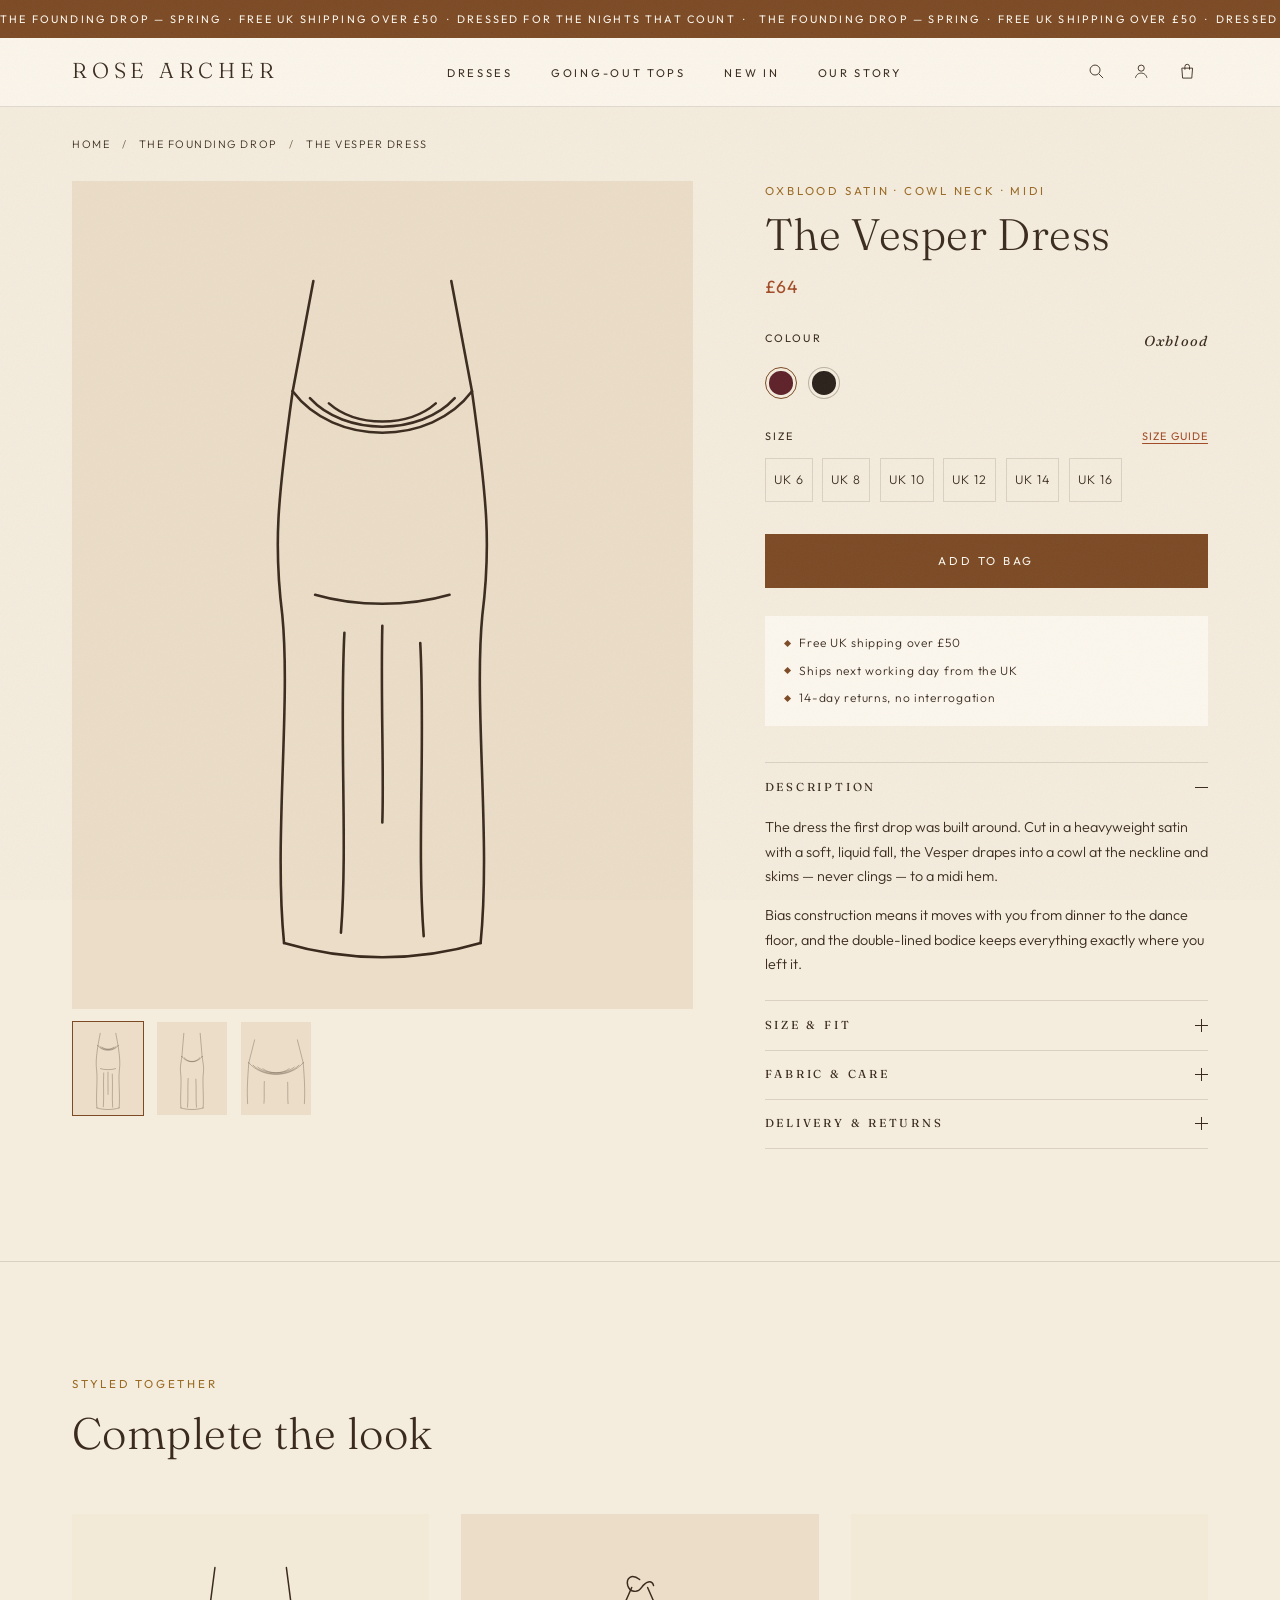
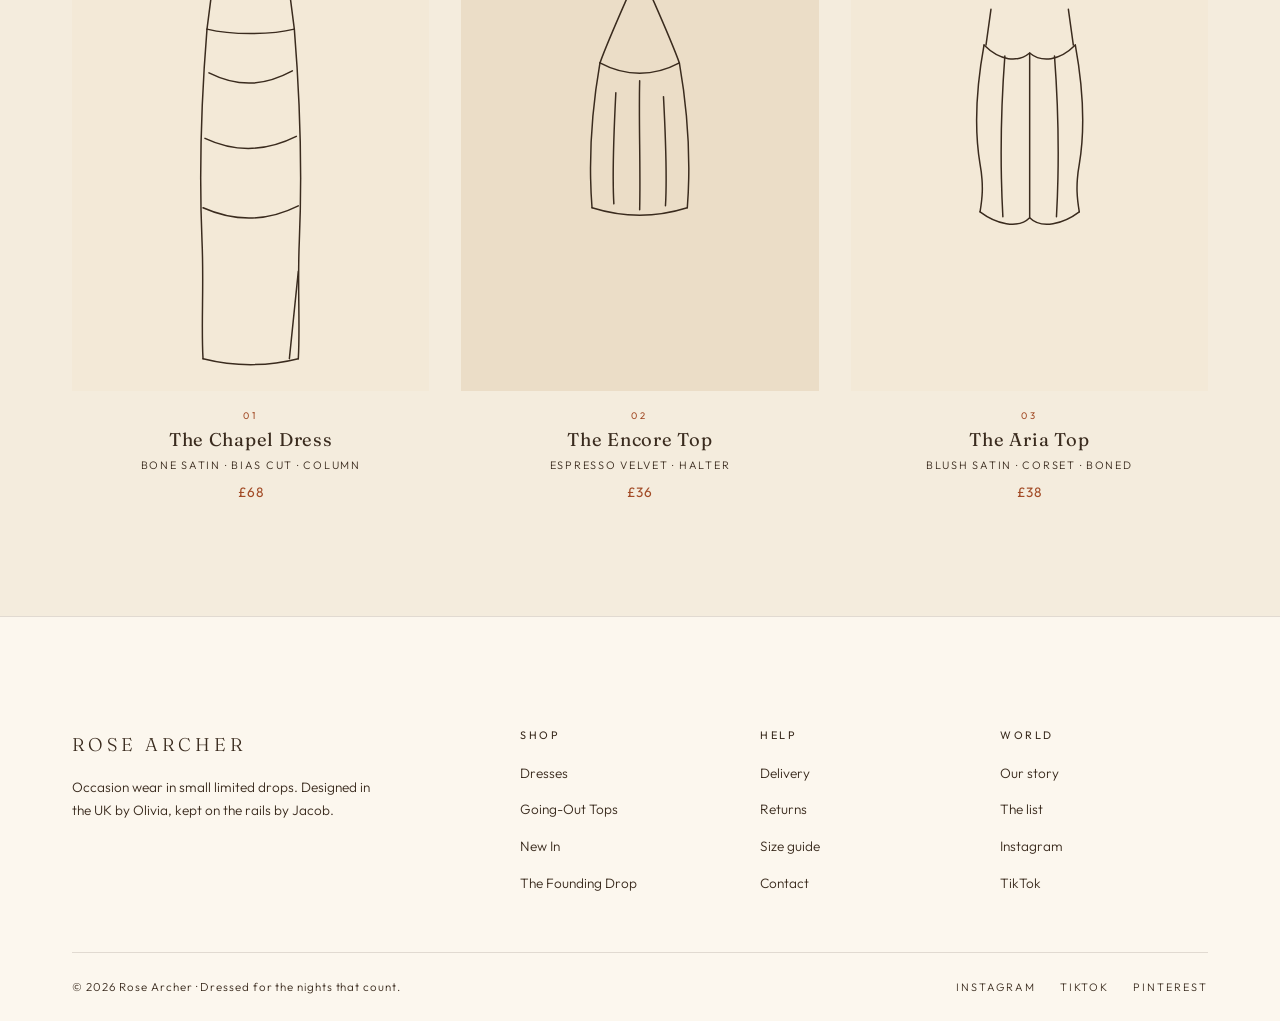
<file: product.html>
<!DOCTYPE html>
<html lang="en-GB">
<head>
  <meta charset="UTF-8">
  <meta name="viewport" content="width=device-width, initial-scale=1.0">
  <title>The Vesper Dress — Rose Archer</title>
  <meta name="description" content="The Vesper Dress in oxblood satin — cowl neck, bias cut, midi length. Part of the Rose Archer founding drop. UK sizes 6–16.">
  <link rel="icon" href="data:image/svg+xml,%3Csvg xmlns='http://www.w3.org/2000/svg' viewBox='0 0 32 32'%3E%3Crect width='32' height='32' fill='%23F4ECDD'/%3E%3Ctext x='16' y='22' font-family='Georgia,serif' font-size='15' fill='%237C4A24' text-anchor='middle'%3ERA%3C/text%3E%3C/svg%3E">
  <link rel="preconnect" href="https://fonts.googleapis.com">
  <link rel="preconnect" href="https://fonts.gstatic.com" crossorigin>
  <link href="https://fonts.googleapis.com/css2?family=Fraunces:ital,opsz,wght@0,9..144,300;0,9..144,400;0,9..144,500;1,9..144,300;1,9..144,400&family=Outfit:wght@300;400;500&display=swap" rel="stylesheet">
  <link rel="stylesheet" href="css/styles.css">
</head>
<body>

  <!-- ======================================================================
       SVG SPRITE — placeholder garment illustrations (see README.md for the
       photography swap). This page is a template: js/main.js reads ?p=vesper
       |chapel|encore|aria and fills in the product. The static markup below
       is the Vesper, as a no-JS fallback.
       ====================================================================== -->
  <svg xmlns="http://www.w3.org/2000/svg" style="display:none" aria-hidden="true">
    <symbol id="illo-vesper" viewBox="0 0 360 480">
      <g fill="none" stroke="currentColor" stroke-width="1.5" stroke-linecap="round" stroke-linejoin="round">
        <path d="M140 58 L128 122"/>
        <path d="M220 58 L232 122"/>
        <path d="M128 122 C152 154 208 154 232 122"/>
        <path d="M138 126 C158 148 202 148 222 126"/>
        <path d="M149 129 C165 143 195 143 211 129"/>
        <path d="M128 122 C119 186 117 212 122 252 C127 304 117 382 123 442"/>
        <path d="M232 122 C241 186 243 212 238 252 C233 304 243 382 237 442"/>
        <path d="M123 442 C160 453 200 453 237 442"/>
        <path d="M141 240 C165 247 195 247 219 240"/>
        <path d="M158 262 C155 322 160 384 156 436"/>
        <path d="M202 268 C205 326 200 386 204 438"/>
        <path d="M180 258 C179 300 181 342 180 372"/>
      </g>
    </symbol>
    <symbol id="illo-vesper-back" viewBox="0 0 360 480">
      <g fill="none" stroke="currentColor" stroke-width="1.5" stroke-linecap="round" stroke-linejoin="round">
        <path d="M138 58 L128 178"/>
        <path d="M222 58 L232 178"/>
        <path d="M128 178 C155 214 205 214 232 178"/>
        <path d="M140 184 C162 210 198 210 220 184"/>
        <path d="M128 178 C121 224 118 236 122 268 C127 316 118 388 123 442"/>
        <path d="M232 178 C239 224 242 236 238 268 C233 316 242 388 237 442"/>
        <path d="M123 442 C160 453 200 453 237 442"/>
        <path d="M160 290 C157 340 161 396 157 438"/>
        <path d="M200 294 C203 344 199 398 203 438"/>
      </g>
    </symbol>
    <symbol id="illo-vesper-detail" viewBox="0 0 360 480">
      <g fill="none" stroke="currentColor" stroke-width="1.5" stroke-linecap="round" stroke-linejoin="round">
        <path d="M70 92 L40 210"/>
        <path d="M290 92 L320 210"/>
        <path d="M40 210 C110 290 250 290 320 210"/>
        <path d="M62 222 C120 282 240 282 298 222"/>
        <path d="M86 232 C132 272 228 272 274 232"/>
        <path d="M112 240 C146 268 214 268 248 240"/>
        <path d="M40 210 C34 292 30 348 34 420"/>
        <path d="M320 210 C326 292 330 348 326 420"/>
        <path d="M120 306 C118 348 121 392 118 418"/>
        <path d="M240 310 C242 352 239 394 242 420"/>
      </g>
    </symbol>
    <symbol id="illo-chapel" viewBox="0 0 360 480">
      <g fill="none" stroke="currentColor" stroke-width="1.5" stroke-linecap="round" stroke-linejoin="round">
        <path d="M144 54 L136 116"/>
        <path d="M216 54 L224 116"/>
        <path d="M136 116 C160 122 200 122 224 116"/>
        <path d="M136 116 C130 190 128 260 131 330 C133 374 130 414 132 448"/>
        <path d="M224 116 C230 190 232 260 229 330 C227 374 230 414 228 448"/>
        <path d="M132 448 C164 456 196 456 228 448"/>
        <path d="M138 160 C170 176 196 172 222 158"/>
        <path d="M134 226 C168 242 198 238 226 224"/>
        <path d="M132 296 C168 312 200 308 228 294"/>
        <path d="M228 360 L219 448"/>
      </g>
    </symbol>
    <symbol id="illo-chapel-back" viewBox="0 0 360 480">
      <g fill="none" stroke="currentColor" stroke-width="1.5" stroke-linecap="round" stroke-linejoin="round">
        <path d="M142 54 L136 196"/>
        <path d="M218 54 L224 196"/>
        <path d="M136 196 C160 230 200 230 224 196"/>
        <path d="M136 196 C130 262 128 300 131 348 C133 388 130 420 132 448"/>
        <path d="M224 196 C230 262 232 300 229 348 C227 388 230 420 228 448"/>
        <path d="M132 448 C164 456 196 456 228 448"/>
        <path d="M138 260 C170 274 198 270 222 258"/>
        <path d="M134 330 C168 344 200 340 226 328"/>
      </g>
    </symbol>
    <symbol id="illo-chapel-detail" viewBox="0 0 360 480">
      <g fill="none" stroke="currentColor" stroke-width="1.5" stroke-linecap="round" stroke-linejoin="round">
        <path d="M60 60 C58 190 56 320 60 430"/>
        <path d="M300 60 C302 190 304 320 300 430"/>
        <path d="M60 430 C140 446 220 446 300 430"/>
        <path d="M60 110 C150 150 230 140 300 100"/>
        <path d="M58 210 C150 250 234 240 302 200"/>
        <path d="M58 310 C152 350 236 340 302 300"/>
        <path d="M300 340 L282 430"/>
      </g>
    </symbol>
    <symbol id="illo-encore" viewBox="0 0 360 480">
      <g fill="none" stroke="currentColor" stroke-width="1.5" stroke-linecap="round" stroke-linejoin="round">
        <path d="M180 66 C172 60 166 64 168 72 C170 79 178 80 182 74 C186 68 192 66 194 72"/>
        <path d="M172 74 C158 106 148 128 140 150"/>
        <path d="M188 74 C202 106 212 128 220 150"/>
        <path d="M140 150 C132 196 128 244 132 296"/>
        <path d="M220 150 C228 196 232 244 228 296"/>
        <path d="M132 296 C164 306 196 306 228 296"/>
        <path d="M140 150 C166 164 194 164 220 150"/>
        <path d="M156 180 C154 220 152 258 154 292"/>
        <path d="M204 184 C206 222 208 260 206 294"/>
        <path d="M180 168 C179 210 181 254 180 298"/>
      </g>
    </symbol>
    <symbol id="illo-encore-back" viewBox="0 0 360 480">
      <g fill="none" stroke="currentColor" stroke-width="1.5" stroke-linecap="round" stroke-linejoin="round">
        <path d="M162 70 C170 62 190 62 198 70"/>
        <path d="M168 70 C158 92 152 112 150 130"/>
        <path d="M192 70 C202 92 208 112 210 130"/>
        <path d="M150 130 C168 122 192 122 210 130"/>
        <path d="M176 130 C170 168 166 210 164 262"/>
        <path d="M184 130 C190 168 194 210 196 262"/>
        <path d="M132 268 C164 258 196 258 228 268"/>
        <path d="M132 268 C130 280 130 286 132 296"/>
        <path d="M228 268 C230 280 230 286 228 296"/>
        <path d="M132 296 C164 288 196 288 228 296"/>
      </g>
    </symbol>
    <symbol id="illo-encore-detail" viewBox="0 0 360 480">
      <g fill="none" stroke="currentColor" stroke-width="1.5" stroke-linecap="round" stroke-linejoin="round">
        <path d="M180 200 C160 188 140 196 144 214 C148 232 172 232 180 216 C188 232 212 232 216 214 C220 196 200 188 180 200"/>
        <path d="M168 226 C150 268 138 310 132 356"/>
        <path d="M192 226 C210 268 222 310 228 356"/>
        <path d="M160 250 C148 288 140 324 136 358"/>
        <path d="M200 250 C212 288 220 324 224 358"/>
      </g>
    </symbol>
    <symbol id="illo-aria" viewBox="0 0 360 480">
      <g fill="none" stroke="currentColor" stroke-width="1.5" stroke-linecap="round" stroke-linejoin="round">
        <path d="M134 132 C150 148 168 150 180 140 C192 150 210 148 226 132"/>
        <path d="M134 132 C126 176 124 216 130 252 C134 274 132 288 130 300"/>
        <path d="M226 132 C234 176 236 216 230 252 C226 274 228 288 230 300"/>
        <path d="M130 300 C146 312 168 318 180 306 C192 318 214 312 230 300"/>
        <path d="M155 143 C151 196 150 250 153 305"/>
        <path d="M180 140 C180 196 180 250 180 306"/>
        <path d="M205 143 C209 196 210 250 207 305"/>
        <path d="M141 96 L136 132"/>
        <path d="M219 96 L224 132"/>
      </g>
    </symbol>
    <symbol id="illo-aria-back" viewBox="0 0 360 480">
      <g fill="none" stroke="currentColor" stroke-width="1.5" stroke-linecap="round" stroke-linejoin="round">
        <path d="M134 132 C158 140 168 140 168 134"/>
        <path d="M226 132 C202 140 192 140 192 134"/>
        <path d="M134 132 C126 176 124 216 130 252 C134 274 132 288 130 300"/>
        <path d="M226 132 C234 176 236 216 230 252 C226 274 228 288 230 300"/>
        <path d="M130 300 C148 308 162 310 168 306"/>
        <path d="M230 300 C212 308 198 310 192 306"/>
        <path d="M168 134 C166 192 166 250 168 306"/>
        <path d="M192 134 C194 192 194 250 192 306"/>
        <path d="M168 150 L192 172"/>
        <path d="M192 150 L168 172"/>
        <path d="M168 194 L192 216"/>
        <path d="M192 194 L168 216"/>
        <path d="M168 238 L192 260"/>
        <path d="M192 238 L168 260"/>
        <path d="M168 282 L192 300"/>
        <path d="M192 282 L168 300"/>
        <path d="M141 96 L136 132"/>
        <path d="M219 96 L224 132"/>
      </g>
    </symbol>
    <symbol id="illo-aria-detail" viewBox="0 0 360 480">
      <g fill="none" stroke="currentColor" stroke-width="1.5" stroke-linecap="round" stroke-linejoin="round">
        <path d="M70 120 C110 152 250 152 290 120"/>
        <path d="M64 400 C120 372 240 372 296 400"/>
        <path d="M110 140 C104 226 104 300 110 384"/>
        <path d="M122 142 C116 226 116 300 122 382"/>
        <path d="M174 148 C172 232 172 300 174 378"/>
        <path d="M186 148 C188 232 188 300 186 378"/>
        <path d="M238 142 C244 226 244 300 238 382"/>
        <path d="M250 140 C256 226 256 300 250 384"/>
      </g>
    </symbol>
  </svg>

  <a class="skip-link" href="#main">Skip to content</a>

  <div class="announcement">
    <p class="visually-hidden">The founding drop — Spring · Free UK shipping over £50</p>
    <div class="announcement-track" aria-hidden="true">
      <span class="announcement-set">The founding drop — Spring&ensp;·&ensp;Free UK shipping over £50&ensp;·&ensp;Dressed for the nights that count&ensp;·&ensp;</span><span class="announcement-set">The founding drop — Spring&ensp;·&ensp;Free UK shipping over £50&ensp;·&ensp;Dressed for the nights that count&ensp;·&ensp;</span>
    </div>
  </div>

  <!-- ====================================================================
       HEADER
       ==================================================================== -->
  <header class="site-header">
    <div class="container header-inner">
      <button class="icon-btn menu-btn" type="button" data-menu-open aria-expanded="false" aria-controls="mobile-menu" aria-label="Open menu">
        <svg viewBox="0 0 24 24" fill="none" stroke="currentColor" stroke-width="1.2" aria-hidden="true">
          <path d="M3 7h18M3 12h18M3 17h18"/>
        </svg>
      </button>

      <a class="logo" href="index.html">Rose&nbsp;Archer</a>

      <nav class="primary-nav" aria-label="Main">
        <ul role="list">
          <li><a href="collection.html?cat=dresses">Dresses</a></li>
          <li><a href="collection.html?cat=tops">Going-Out Tops</a></li>
          <li><a href="collection.html">New In</a></li>
          <li><a href="index.html#story">Our Story</a></li>
        </ul>
      </nav>

      <div class="header-actions">
        <button class="icon-btn" type="button" aria-label="Search">
          <svg viewBox="0 0 24 24" fill="none" stroke="currentColor" stroke-width="1.2" aria-hidden="true">
            <circle cx="10.5" cy="10.5" r="6.5"/>
            <path d="M15.5 15.5 L21 21"/>
          </svg>
        </button>
        <button class="icon-btn" type="button" aria-label="Account">
          <svg viewBox="0 0 24 24" fill="none" stroke="currentColor" stroke-width="1.2" aria-hidden="true">
            <circle cx="12" cy="8" r="4"/>
            <path d="M4.5 20.5 C6 15.8 9 14.5 12 14.5 C15 14.5 18 15.8 19.5 20.5"/>
          </svg>
        </button>
        <button class="icon-btn" type="button" data-bag-open aria-label="Open bag" aria-controls="bag-drawer">
          <svg viewBox="0 0 24 24" fill="none" stroke="currentColor" stroke-width="1.2" aria-hidden="true">
            <path d="M5 8 H19 L18 21 H6 Z"/>
            <path d="M9 10 V6 a3 3 0 0 1 6 0 v4"/>
          </svg>
          <span class="bag-count" data-bag-count hidden>0</span>
        </button>
      </div>
    </div>
  </header>

  <!-- Mobile slide-out menu -->
  <nav class="mobile-menu" id="mobile-menu" aria-label="Mobile" aria-hidden="true">
    <div class="mobile-menu-head">
      <span class="logo" aria-hidden="true">Rose&nbsp;Archer</span>
      <button class="icon-btn" type="button" data-menu-close aria-label="Close menu">
        <svg viewBox="0 0 24 24" fill="none" stroke="currentColor" stroke-width="1.2" aria-hidden="true">
          <path d="M5 5 L19 19 M19 5 L5 19"/>
        </svg>
      </button>
    </div>
    <nav aria-label="Mobile main">
      <a href="collection.html?cat=dresses">Dresses</a>
      <a href="collection.html?cat=tops">Going-Out Tops</a>
      <a href="collection.html">New In</a>
      <a href="index.html#story">Our Story</a>
    </nav>
    <p class="mobile-menu-foot">Free UK shipping over £50 &nbsp;·&nbsp; <a href="index.html#newsletter">Join the list</a></p>
  </nav>

  <main id="main" data-product-page>
    <div class="container">

      <nav class="breadcrumb" aria-label="Breadcrumb">
        <a href="index.html">Home</a>
        <span aria-hidden="true">/</span>
        <a href="collection.html">The Founding Drop</a>
        <span aria-hidden="true">/</span>
        <span data-product-crumb aria-current="page">The Vesper Dress</span>
      </nav>

      <div class="product-layout">

        <!-- ==============================================================
             GALLERY
             Placeholder illustrations today; swap each inner <svg> for an
             <img> when photography exists (see README.md).
             ============================================================== -->
        <section class="gallery" aria-label="Product images">
          <div class="gallery-main" data-gallery-main>
            <figure class="product-media media--blush">
              <svg viewBox="0 0 360 480" role="img" aria-label="Line illustration of the Vesper dress — a cowl-neck satin slip midi with thin straps, front view">
                <use href="#illo-vesper"/>
              </svg>
            </figure>
          </div>
          <div class="gallery-thumbs" data-gallery-thumbs role="group" aria-label="Choose image">
            <button class="gallery-thumb" type="button" aria-current="true" aria-label="View image 1 of 3">
              <figure class="product-media media--blush">
                <svg viewBox="0 0 360 480" aria-hidden="true"><use href="#illo-vesper"/></svg>
              </figure>
            </button>
            <button class="gallery-thumb" type="button" aria-current="false" aria-label="View image 2 of 3">
              <figure class="product-media media--blush">
                <svg viewBox="0 0 360 480" aria-hidden="true"><use href="#illo-vesper-back"/></svg>
              </figure>
            </button>
            <button class="gallery-thumb" type="button" aria-current="false" aria-label="View image 3 of 3">
              <figure class="product-media media--blush">
                <svg viewBox="0 0 360 480" aria-hidden="true"><use href="#illo-vesper-detail"/></svg>
              </figure>
            </button>
          </div>
        </section>

        <!-- ==============================================================
             PURCHASE COLUMN
             ============================================================== -->
        <section class="product-info" aria-label="Product details">
          <span class="eyebrow" data-product-meta>Oxblood satin · cowl neck · midi</span>
          <h1 class="product-title" data-product-name>The Vesper Dress</h1>
          <p class="product-price" data-product-price>£64</p>

          <!-- Colour -->
          <div class="option-group">
            <p class="option-label" id="colour-label">Colour <span class="option-value" data-colour-value>Oxblood</span></p>
            <div class="swatch-list" data-swatches role="group" aria-labelledby="colour-label">
              <button class="swatch" type="button" style="background-color:#5E2129" aria-label="Colour: Oxblood" aria-pressed="true"></button>
            </div>
          </div>

          <!-- Size -->
          <div class="option-group">
            <p class="option-label" id="size-label">Size <a class="size-guide-link" href="#size-fit">Size guide</a></p>
            <div class="size-list" data-sizes role="group" aria-labelledby="size-label">
              <button class="size-option" type="button" aria-pressed="false">UK 6</button>
              <button class="size-option" type="button" aria-pressed="false">UK 8</button>
              <button class="size-option" type="button" aria-pressed="false">UK 10</button>
              <button class="size-option" type="button" aria-pressed="false">UK 12</button>
              <button class="size-option" type="button" aria-pressed="false">UK 14</button>
              <button class="size-option" type="button" aria-pressed="false">UK 16</button>
            </div>
            <p class="size-hint" data-size-hint hidden role="status">Select a size first.</p>
          </div>

          <button class="btn btn--primary btn--full add-to-bag" type="button" data-add-to-bag>Add to bag</button>
          <p class="add-confirm" data-add-confirm hidden role="status"></p>

          <!-- Trust line -->
          <ul class="trust-line" role="list">
            <li>Free UK shipping over £50</li>
            <li>Ships next working day from the UK</li>
            <li>14-day returns, no interrogation</li>
          </ul>

          <!-- ============================================================
               ACCORDIONS
               ============================================================ -->
          <div class="accordions">

            <div class="accordion">
              <h2>
                <button class="accordion-trigger" type="button" aria-expanded="true" aria-controls="panel-description" id="trigger-description">
                  Description
                  <span class="accordion-icon" aria-hidden="true"></span>
                </button>
              </h2>
              <div class="accordion-panel" id="panel-description" role="region" aria-labelledby="trigger-description">
                <div class="accordion-body" data-product-description>
                  <p>The dress the first drop was built around. Cut in a heavyweight satin with a soft, liquid fall, the Vesper drapes into a cowl at the neckline and skims — never clings — to a midi hem.</p>
                  <p>Bias construction means it moves with you from dinner to the dance floor, and the double-lined bodice keeps everything exactly where you left it.</p>
                </div>
              </div>
            </div>

            <div class="accordion" id="size-fit">
              <h2>
                <button class="accordion-trigger" type="button" aria-expanded="false" aria-controls="panel-fit" id="trigger-fit">
                  Size &amp; fit
                  <span class="accordion-icon" aria-hidden="true"></span>
                </button>
              </h2>
              <div class="accordion-panel" id="panel-fit" role="region" aria-labelledby="trigger-fit">
                <div class="accordion-body">
                  <p data-fit-intro>True to size with a bias-cut skim. Between sizes, take the smaller for a closer fit through the hip.</p>
                  <table class="fit-table" data-fit-table>
                    <caption>Garment measurements, cm</caption>
                    <thead>
                      <tr><th scope="col">UK size</th><th scope="col">Bust</th><th scope="col">Waist</th><th scope="col">Hip</th><th scope="col">Length</th></tr>
                    </thead>
                    <tbody>
                      <tr><th scope="row">6</th><td>82</td><td>64</td><td>90</td><td>118</td></tr>
                      <tr><th scope="row">8</th><td>87</td><td>69</td><td>95</td><td>119</td></tr>
                      <tr><th scope="row">10</th><td>92</td><td>74</td><td>100</td><td>120</td></tr>
                      <tr><th scope="row">12</th><td>97</td><td>79</td><td>105</td><td>121</td></tr>
                      <tr><th scope="row">14</th><td>103</td><td>85</td><td>111</td><td>122</td></tr>
                      <tr><th scope="row">16</th><td>109</td><td>91</td><td>117</td><td>123</td></tr>
                    </tbody>
                  </table>
                  <p class="fit-note" data-fit-model>Olivia is 5′7″ (170 cm) and wears a UK 8.</p>
                </div>
              </div>
            </div>

            <div class="accordion">
              <h2>
                <button class="accordion-trigger" type="button" aria-expanded="false" aria-controls="panel-fabric" id="trigger-fabric">
                  Fabric &amp; care
                  <span class="accordion-icon" aria-hidden="true"></span>
                </button>
              </h2>
              <div class="accordion-panel" id="panel-fabric" role="region" aria-labelledby="trigger-fabric">
                <div class="accordion-body" data-product-fabric>
                  <p>96% polyester satin, 4% elastane. Fully lined bodice.</p>
                  <p>A dense, matte-backed satin chosen for weight — it hangs, it doesn’t flutter. Cool hand wash or gentle machine cycle at 30°, inside out in a wash bag. Cool iron on reverse. Do not tumble dry.</p>
                </div>
              </div>
            </div>

            <div class="accordion" id="delivery">
              <h2>
                <button class="accordion-trigger" type="button" aria-expanded="false" aria-controls="panel-delivery" id="trigger-delivery">
                  Delivery &amp; returns
                  <span class="accordion-icon" aria-hidden="true"></span>
                </button>
              </h2>
              <div class="accordion-panel" id="panel-delivery" role="region" aria-labelledby="trigger-delivery">
                <div class="accordion-body">
                  <p>Orders placed before 2pm ship the next working day from our UK studio.</p>
                  <ul>
                    <li>UK standard (2–3 working days) — £3.95, free over £50</li>
                    <li>UK next day (order by 2pm) — £6.95</li>
                    <li>International — calculated at checkout</li>
                  </ul>
                  <p>Returns are accepted within 14 days of delivery, unworn with tags attached. Refunds land within 5 working days of the piece reaching us.</p>
                </div>
              </div>
            </div>

          </div>
        </section>
      </div>
    </div>

    <!-- ================================================================
         COMPLETE THE LOOK
         ================================================================ -->
    <section class="related section" aria-labelledby="related-title">
      <div class="container">
        <div class="section-head">
          <span class="eyebrow">Styled together</span>
          <h2 id="related-title">Complete the look</h2>
        </div>
        <div class="product-grid product-grid--3" data-related>

          <article class="product-card" data-reveal>
            <a class="card-media-link" href="product.html?p=chapel">
              <figure class="product-media media--blush-soft">
                <svg viewBox="0 0 360 480" role="img" aria-label="Line illustration of the Chapel dress — a bias-cut satin column">
                  <use href="#illo-chapel"/>
                </svg>
              </figure>
            </a>
            <div class="card-info">
              <span class="card-num" aria-hidden="true">01</span>
              <h3 class="card-name"><a href="product.html?p=chapel">The Chapel Dress</a></h3>
              <p class="card-meta">Bone satin · bias column</p>
              <p class="card-price">£68</p>
            </div>
          </article>

          <article class="product-card" data-reveal>
            <a class="card-media-link" href="product.html?p=encore">
              <figure class="product-media media--blush">
                <svg viewBox="0 0 360 480" role="img" aria-label="Line illustration of the Encore top — a velvet halterneck">
                  <use href="#illo-encore"/>
                </svg>
              </figure>
            </a>
            <div class="card-info">
              <span class="card-num" aria-hidden="true">02</span>
              <h3 class="card-name"><a href="product.html?p=encore">The Encore Top</a></h3>
              <p class="card-meta">Espresso velvet · halter</p>
              <p class="card-price">£36</p>
            </div>
          </article>

          <article class="product-card" data-reveal>
            <a class="card-media-link" href="product.html?p=aria">
              <figure class="product-media media--blush-soft">
                <svg viewBox="0 0 360 480" role="img" aria-label="Line illustration of the Aria top — a boned satin corset">
                  <use href="#illo-aria"/>
                </svg>
              </figure>
            </a>
            <div class="card-info">
              <span class="card-num" aria-hidden="true">03</span>
              <h3 class="card-name"><a href="product.html?p=aria">The Aria Top</a></h3>
              <p class="card-meta">Blush satin · boned corset</p>
              <p class="card-price">£38</p>
            </div>
          </article>

        </div>
      </div>
    </section>
  </main>

  <!-- ====================================================================
       FOOTER
       ==================================================================== -->
  <footer class="site-footer">
    <div class="container">
      <div class="footer-grid">
        <div class="footer-brand">
          <a class="logo" href="index.html">Rose&nbsp;Archer</a>
          <p>Occasion wear in small limited drops. Designed in the UK by Olivia, kept on the rails by Jacob.</p>
        </div>

        <nav class="footer-col" aria-label="Shop">
          <h3>Shop</h3>
          <ul role="list">
            <li><a href="collection.html?cat=dresses">Dresses</a></li>
            <li><a href="collection.html?cat=tops">Going-Out Tops</a></li>
            <li><a href="collection.html">New In</a></li>
            <li><a href="collection.html">The Founding Drop</a></li>
          </ul>
        </nav>

        <nav class="footer-col" aria-label="Help">
          <h3>Help</h3>
          <ul role="list">
            <li><a href="#delivery">Delivery</a></li>
            <li><a href="#delivery">Returns</a></li>
            <li><a href="#size-fit">Size guide</a></li>
            <li><a href="mailto:hello@rosearcher.co.uk">Contact</a></li>
          </ul>
        </nav>

        <nav class="footer-col" aria-label="World">
          <h3>World</h3>
          <ul role="list">
            <li><a href="index.html#story">Our story</a></li>
            <li><a href="index.html#newsletter">The list</a></li>
            <li><a href="https://instagram.com" rel="noopener">Instagram</a></li>
            <li><a href="https://tiktok.com" rel="noopener">TikTok</a></li>
          </ul>
        </nav>
      </div>

      <div class="footer-base">
        <p>© <span data-year>2026</span> Rose Archer · Dressed for the nights that count.</p>
        <div class="footer-social">
          <a href="https://instagram.com" rel="noopener">Instagram</a>
          <a href="https://tiktok.com" rel="noopener">TikTok</a>
          <a href="https://pinterest.com" rel="noopener">Pinterest</a>
        </div>
      </div>
    </div>
  </footer>

  <!-- ====================================================================
       BAG DRAWER (shared across pages)
       ==================================================================== -->
  <div class="scrim" data-scrim></div>

  <aside class="bag-drawer" id="bag-drawer" aria-label="Shopping bag" aria-hidden="true">
    <div class="bag-head">
      <h2>Your bag <span class="visually-hidden">contains </span>(<span data-bag-count>0</span>)</h2>
      <button class="icon-btn" type="button" data-bag-close aria-label="Close bag">
        <svg viewBox="0 0 24 24" fill="none" stroke="currentColor" stroke-width="1.2" aria-hidden="true">
          <path d="M5 5 L19 19 M19 5 L5 19"/>
        </svg>
      </button>
    </div>

    <p class="bag-shipping" data-bag-shipping hidden aria-live="polite"></p>

    <ul class="bag-items" role="list" data-bag-items></ul>

    <div class="bag-empty" data-bag-empty>
      <p>Your bag is empty — for now.</p>
      <a class="btn btn--ghost" href="collection.html" data-bag-close>Shop the drop</a>
    </div>

    <div class="bag-foot" data-bag-foot hidden>
      <p class="bag-subtotal"><span>Subtotal</span> <span data-bag-subtotal>£0</span></p>
      <p class="bag-note">Shipping calculated at checkout · 14-day returns</p>
      <button class="btn btn--primary btn--full" type="button">Checkout</button>
    </div>
  </aside>

  <script src="js/main.js"></script>
</body>
</html>
</file>
<file: css/styles.css>
/* ==========================================================================
   ROSE ARCHER — styles.css
   --------------------------------------------------------------------------
   Single stylesheet for the Rose Archer storefront.

   Contents
   01. Custom properties (palette, type, spacing)
   02. Reset & base
   03. Typography
   04. Buttons & inline links
   05. Forms
   06. Layout helpers
   07. Announcement bar
   08. Header & navigation
   09. Mobile menu
   10. Hero
   11. Section heads
   12. Product cards & media
   13. Category panels
   14. Signature strip
   15. Reviews
   16. Brand story
   17. Newsletter
   18. Footer
   19. Scrim & bag drawer
   20. Product detail page
   21. Collection page
   22. Focus states, motion & accessibility

   Breakpoints: 520px · 760px · 960px (mobile-first, min-width queries)
   ========================================================================== */


/* ==========================================================================
   01. CUSTOM PROPERTIES
   Change the brand in one place. Every colour in the site refers back here.
   ========================================================================== */

:root {
  /* Palette — "Daylight": warm ivory, espresso browns and honey. A light,
     gallery-bright counterpart to After Dark. Illustration cards sit a shade
     warmer than the page so the line drawings still read like framed prints. */
  --bg:              #F4ECDD;  /* main background — warm oat cream */
  --surface:         #FCF7EE;  /* cards, panels, drawers — soft ivory */
  --text:            #3A2B1E;  /* primary text — deep espresso brown */
  --cream:           #FCF7EE;  /* light ink for use on dark accent fills */
  --accent:          #7C4A24;  /* chestnut — buttons, fills, bars */
  --accent-strong:   #613718;  /* hover / pressed fills */
  --rose:            #A24B26;  /* standout text: links, prices — terracotta */
  --gold:            #9A6A24;  /* honey ochre — eyebrows, focus rings, detail */
  --wine:            #EBD9B8;  /* warm gradient panels — honey sand */
  --wine-soft:       #F3E8D2;  /* softer gradient stop — pale butter */
  --muted:           #6E5C46;  /* secondary text — warm taupe (large text) */
  --blush:           #EBDDC7;  /* light illustration-card tone */
  --blush-soft:      #F3E9D7;  /* light illustration-card tone, softer */
  --parchment:       #F0E6D3;  /* light illustration-card tone, warm */
  --ink-on-light:    #3A2B1E;  /* stroke/text colour on the light cards */

  /* Derived tints (palette colours at low alpha — hairlines & washes) */
  --hairline:        rgba(58, 43, 30, 0.14);    /* dark hairline on the light page */
  --hairline-strong: rgba(58, 43, 30, 0.30);
  --hairline-cream:  rgba(252, 247, 238, 0.30); /* light hairline for use on dark accent surfaces */
  --scrim:           rgba(40, 28, 18, 0.40);
  --shadow-soft:     0 24px 60px -30px rgba(58, 43, 30, 0.40);

  /* Typography */
  --font-display: "Fraunces", "Times New Roman", serif;
  --font-body:    "Outfit", "Century Gothic", sans-serif;

  --track-logo: 0.22em;  /* brand name letterspacing */
  --track-ui:   0.24em;  /* nav, buttons, eyebrows */

  /* Rhythm */
  --space-section: clamp(4rem, 9vw, 7rem);
  --gutter: clamp(1.25rem, 4vw, 2.5rem);
  --container: 76rem;

  /* Motion */
  --ease: cubic-bezier(0.25, 0.1, 0.25, 1);
  --dur: 0.35s;
}


/* ==========================================================================
   02. RESET & BASE
   ========================================================================== */

*,
*::before,
*::after {
  box-sizing: border-box;
  margin: 0;
  padding: 0;
}

html {
  scroll-behavior: smooth;
  -webkit-text-size-adjust: 100%;
}

body {
  font-family: var(--font-body);
  font-weight: 300;
  font-size: 1rem;
  line-height: 1.7;
  color: var(--text);
  background-color: var(--bg);
  -webkit-font-smoothing: antialiased;
}

/* Fine film grain over everything — 5%, purely textural */
body::after {
  content: "";
  position: fixed;
  inset: 0;
  z-index: 90;
  pointer-events: none;
  opacity: 0.05;
  background-image: url("data:image/svg+xml,%3Csvg xmlns='http://www.w3.org/2000/svg' width='160' height='160'%3E%3Cfilter id='n'%3E%3CfeTurbulence type='fractalNoise' baseFrequency='0.9' numOctaves='2'/%3E%3C/filter%3E%3Crect width='160' height='160' filter='url(%23n)'/%3E%3C/svg%3E");
}

/* Lock scrolling while a drawer or menu is open (set by JS) */
body.is-locked {
  overflow: hidden;
}

img,
svg {
  display: block;
  max-width: 100%;
  height: auto;
}

ul[role="list"],
ol[role="list"] {
  list-style: none;
}

button {
  font: inherit;
  color: inherit;
  background: none;
  border: 0;
  cursor: pointer;
}

table {
  border-collapse: collapse;
  width: 100%;
}

[hidden] {
  display: none !important;
}


/* ==========================================================================
   03. TYPOGRAPHY
   ========================================================================== */

h1, h2, h3,
.display {
  font-family: var(--font-display);
  font-weight: 300;
  line-height: 1.12;
  letter-spacing: 0.01em;
}

h1 { font-size: clamp(2.9rem, 7.2vw, 5.4rem); }
h2 { font-size: clamp(1.9rem, 4vw, 2.75rem); }
h3 { font-size: clamp(1.35rem, 2.5vw, 1.6rem); font-weight: 400; }

/* Small uppercase label above headings */
.eyebrow {
  display: block;
  font-family: var(--font-body);
  font-size: 0.72rem;
  font-weight: 400;
  letter-spacing: var(--track-ui);
  text-transform: uppercase;
  color: var(--gold); /* decorative — headline beneath carries the meaning */
  margin-bottom: 1rem;
}

.lede {
  font-size: 1.05rem;
  max-width: 34em;
}

/* Italic accent inside serif headings */
.accent-italic {
  font-style: italic;
  color: var(--rose); /* fallback where background-clip is unsupported */
  background: linear-gradient(105deg, var(--gold) 5%, var(--rose) 55%, var(--gold) 100%);
  -webkit-background-clip: text;
  background-clip: text;
  -webkit-text-fill-color: transparent;
}

::selection {
  background: var(--accent);
  color: var(--cream);
}


/* ==========================================================================
   04. BUTTONS & INLINE LINKS
   ========================================================================== */

.btn {
  display: inline-block;
  padding: 1rem 2.4rem;
  font-family: var(--font-body);
  font-size: 0.72rem;
  font-weight: 400;
  letter-spacing: var(--track-ui);
  text-transform: uppercase;
  text-decoration: none;
  text-align: center;
  border: 1px solid transparent;
  transition: background-color var(--dur) var(--ease),
              color var(--dur) var(--ease),
              border-color var(--dur) var(--ease);
}

.btn--primary {
  background-color: var(--accent);
  color: var(--cream);
}

.btn--primary:hover {
  background-color: var(--accent-strong);
  box-shadow: 0 0 34px rgba(201, 166, 110, 0.25);
}

.btn--ghost {
  border-color: var(--hairline-strong);
  color: var(--text);
}

.btn--ghost:hover {
  border-color: var(--accent);
  color: var(--rose);
}

/* Ghost button for use on the dark oxblood strip */
.btn--ghost-light {
  border-color: var(--hairline-cream);
  color: var(--cream);
}

.btn--ghost-light:hover {
  border-color: var(--cream);
}

.btn--full {
  display: block;
  width: 100%;
}

.btn[disabled],
.btn[aria-disabled="true"] {
  opacity: 0.5;
  cursor: not-allowed;
}

/* Understated text link with a hairline underline */
.text-link {
  display: inline-block;
  font-size: 0.72rem;
  font-weight: 400;
  letter-spacing: var(--track-ui);
  text-transform: uppercase;
  text-decoration: none;
  color: var(--rose);
  padding-bottom: 0.35rem;
  border-bottom: 1px solid currentColor;
  transition: color var(--dur) var(--ease);
}

.text-link:hover {
  color: var(--gold);
}

/* Prose links */
p a,
li a {
  color: var(--rose);
  text-decoration: underline;
  text-underline-offset: 0.2em;
  text-decoration-thickness: 1px;
}

p a:hover,
li a:hover {
  color: var(--gold);
}


/* ==========================================================================
   05. FORMS
   ========================================================================== */

input,
select {
  font: inherit;
  color: var(--text);
  background-color: transparent;
  border: 0;
  border-radius: 0;
}

input::placeholder {
  color: var(--text);
  opacity: 0.55;
}

/* Minimal select, used in filters and sorting */
.select {
  position: relative;
  display: inline-block;
}

.select select {
  appearance: none;
  -webkit-appearance: none;
  padding: 0.7rem 2.1rem 0.7rem 0.9rem;
  font-size: 0.7rem;
  font-weight: 400;
  letter-spacing: 0.18em;
  text-transform: uppercase;
  border: 1px solid var(--hairline);
  background-color: var(--surface);
  cursor: pointer;
  transition: border-color var(--dur) var(--ease);
}

.select select:hover {
  border-color: var(--hairline-strong);
}

/* Drawn chevron for selects */
.select::after {
  content: "";
  position: absolute;
  right: 0.85rem;
  top: 50%;
  width: 0.45rem;
  height: 0.45rem;
  border-right: 1px solid var(--text);
  border-bottom: 1px solid var(--text);
  transform: translateY(-70%) rotate(45deg);
  pointer-events: none;
}


/* ==========================================================================
   06. LAYOUT HELPERS
   ========================================================================== */

.container {
  width: 100%;
  max-width: var(--container);
  margin-inline: auto;
  padding-inline: var(--gutter);
}

.section {
  padding-block: var(--space-section);
}

.visually-hidden {
  position: absolute !important;
  width: 1px;
  height: 1px;
  margin: -1px;
  padding: 0;
  overflow: hidden;
  clip: rect(0 0 0 0);
  white-space: nowrap;
  border: 0;
}

.divider {
  border: 0;
  border-top: 1px solid var(--hairline);
}

/* Skip-to-content link — hidden until focused, then drops in at the top */
.skip-link {
  position: absolute;
  top: -100%;
  left: 50%;
  transform: translateX(-50%);
  z-index: 100;
  padding: 0.8rem 1.6rem;
  font-size: 0.72rem;
  letter-spacing: var(--track-ui);
  text-transform: uppercase;
  text-decoration: none;
  background-color: var(--accent);
  color: var(--cream);
}

.skip-link:focus-visible {
  top: 0;
}


/* ==========================================================================
   07. ANNOUNCEMENT BAR
   ========================================================================== */

.announcement {
  background-color: var(--accent);
  color: var(--cream);
  overflow: hidden;
  padding-block: 0.6rem;
  font-size: 0.68rem;
  font-weight: 400;
  letter-spacing: 0.2em;
  text-transform: uppercase;
}

/* Two identical sets scroll left; -50% loops seamlessly */
.announcement-track {
  display: flex;
  width: max-content;
  animation: marquee 28s linear infinite;
}

.announcement-set {
  white-space: nowrap;
  padding-right: 0.5em;
}

@keyframes marquee {
  to { transform: translateX(-50%); }
}


/* ==========================================================================
   08. HEADER & NAVIGATION
   ========================================================================== */

.site-header {
  position: sticky;
  top: 0;
  z-index: 40;
  background-color: rgba(252, 247, 238, 0.85);
  -webkit-backdrop-filter: blur(12px);
  backdrop-filter: blur(12px);
  border-bottom: 1px solid var(--hairline);
}

.header-inner {
  display: grid;
  grid-template-columns: auto 1fr auto;
  align-items: center;
  gap: 1rem;
  min-height: 4.25rem;
}

/* Brand wordmark — Cormorant Light, uppercase, wide tracking */
.logo {
  font-family: var(--font-display);
  font-weight: 300;
  font-size: 1.35rem;
  letter-spacing: var(--track-logo);
  text-transform: uppercase;
  text-decoration: none;
  color: var(--text);
  white-space: nowrap;
  /* optical correction for the trailing letterspace */
  margin-right: calc(var(--track-logo) * -1);
}

.primary-nav {
  display: none;
  justify-self: center;
}

.primary-nav ul {
  display: flex;
  gap: clamp(1.5rem, 3vw, 2.75rem);
}

.primary-nav a {
  font-size: 0.7rem;
  font-weight: 400;
  letter-spacing: var(--track-ui);
  text-transform: uppercase;
  text-decoration: none;
  color: var(--text);
  padding-block: 0.5rem;
  border-bottom: 1px solid transparent;
  transition: color var(--dur) var(--ease), border-color var(--dur) var(--ease);
}

.primary-nav a:hover,
.primary-nav a[aria-current="page"] {
  color: var(--rose);
  border-bottom-color: var(--accent);
}

/* Utility icons: search, account, bag, menu */
.header-actions {
  display: flex;
  align-items: center;
  gap: 0.25rem;
  justify-self: end;
}

.icon-btn {
  position: relative;
  display: inline-flex;
  align-items: center;
  justify-content: center;
  width: 2.6rem;
  height: 2.6rem;
  color: var(--text);
  transition: color var(--dur) var(--ease);
}

.icon-btn:hover {
  color: var(--rose);
}

.icon-btn svg {
  width: 1.15rem;
  height: 1.15rem;
}

/* Item count on the bag icon */
.bag-count {
  position: absolute;
  top: 0.2rem;
  right: 0.1rem;
  min-width: 1rem;
  height: 1rem;
  padding-inline: 0.2rem;
  display: inline-flex;
  align-items: center;
  justify-content: center;
  font-size: 0.6rem;
  font-weight: 400;
  letter-spacing: 0;
  background-color: var(--accent);
  color: var(--cream);
  border-radius: 50%;
}

.menu-btn {
  display: inline-flex;
}

@media (min-width: 760px) {
  .primary-nav { display: block; }
  .menu-btn { display: none; }
}


/* ==========================================================================
   09. MOBILE MENU
   ========================================================================== */

.mobile-menu {
  position: fixed;
  top: 0;
  left: 0;
  bottom: 0;
  z-index: 60;
  width: min(21rem, 88vw);
  display: flex;
  flex-direction: column;
  background-color: var(--surface);
  padding: 1.5rem var(--gutter) 2.5rem;
  transform: translateX(-102%);
  visibility: hidden;
  transition: transform var(--dur) var(--ease), visibility 0s linear var(--dur);
}

.mobile-menu.is-open {
  transform: translateX(0);
  visibility: visible;
  transition: transform var(--dur) var(--ease);
}

.mobile-menu-head {
  display: flex;
  align-items: center;
  justify-content: space-between;
  margin-bottom: 2.5rem;
}

.mobile-menu-head .logo {
  font-size: 1.1rem;
}

.mobile-menu nav a {
  display: block;
  padding: 1rem 0;
  font-family: var(--font-display);
  font-size: 1.6rem;
  font-weight: 300;
  text-decoration: none;
  color: var(--text);
  border-bottom: 1px solid var(--hairline);
  transition: color var(--dur) var(--ease);
}

.mobile-menu nav a:hover {
  color: var(--rose);
}

.mobile-menu-foot {
  margin-top: auto;
  padding-top: 2rem;
  font-size: 0.7rem;
  letter-spacing: 0.18em;
  text-transform: uppercase;
}

.mobile-menu-foot a {
  color: var(--rose);
  text-decoration: none;
}


/* ==========================================================================
   10. HERO
   ========================================================================== */

.hero {
  background:
    radial-gradient(52rem 36rem at 82% 8%, rgba(201, 166, 110, 0.14), transparent 62%),
    linear-gradient(160deg, var(--bg) 35%, var(--wine-soft) 100%);
  overflow: hidden;
}

.hero-inner {
  display: grid;
  gap: 3rem;
  align-items: center;
  padding-block: clamp(3.5rem, 8vw, 6.5rem);
}

.hero-copy .lede {
  margin: 1.5rem 0 2.25rem;
}

.hero-ctas {
  display: flex;
  flex-wrap: wrap;
  gap: 0.9rem;
}

/* Framed visual panel */
.hero-visual {
  position: relative;
  max-width: 26rem;
  width: 100%;
  margin-inline: auto;
}

.hero-frame {
  position: relative;
  border: 1px solid var(--hairline-strong);
  padding: 0.9rem;
  background-color: var(--surface);
}

/* Offset echo of the frame, for depth without shadow-heaviness */
.hero-frame::after {
  content: "";
  position: absolute;
  inset: 0;
  transform: translate(0.9rem, 0.9rem);
  border: 1px solid var(--hairline);
  pointer-events: none;
  z-index: -1;
}

.hero-frame .product-media {
  margin: 0;
}

.hero-caption {
  display: flex;
  justify-content: space-between;
  gap: 1rem;
  padding-top: 0.85rem;
  font-size: 0.68rem;
  letter-spacing: 0.2em;
  text-transform: uppercase;
}

/* --- Editorial collage ---------------------------------------------------
   Main frame + smaller overlapping detail frame over a soft circular wash,
   with a vertical drop caption running up the right edge. */

.hero-collage {
  position: relative;
  padding: 1.5rem 1.5rem 2.75rem 2.25rem;
}

/* Soft blush disc behind the frames */
.hero-wash {
  position: absolute;
  top: -0.5rem;
  right: -0.75rem;
  width: 62%;
  aspect-ratio: 1;
  border-radius: 50%;
  background: radial-gradient(circle at 45% 45%, rgba(201, 166, 110, 0.28) 0%, rgba(201, 166, 110, 0.08) 55%, transparent 72%);
  pointer-events: none;
}

.hero-frame--main {
  position: relative;
  z-index: 1;
}

/* Overlapping detail frame, lower left — sits clear of the main caption */
.hero-frame--detail {
  position: absolute;
  z-index: 2;
  left: 0;
  bottom: 4.75rem;
  width: 42%;
  padding: 0.55rem;
  box-shadow: var(--shadow-soft);
}

.hero-frame--detail::after {
  content: none; /* no echo on the small frame — one is enough */
}

/* Vertical drop caption along the right edge */
.hero-vertical {
  position: absolute;
  top: 50%;
  right: -0.4rem;
  transform: translateY(-50%);
  writing-mode: vertical-rl;
  font-size: 0.6rem;
  letter-spacing: 0.32em;
  text-transform: uppercase;
  color: var(--gold); /* decorative — repeats the eyebrow above */
  white-space: nowrap;
}

@media (min-width: 960px) {
  .hero-inner {
    grid-template-columns: minmax(0, 7fr) minmax(0, 5fr);
    gap: 4rem;
  }
  .hero-visual { margin-inline: 0 auto; }
  .hero-collage { padding: 2rem 2rem 3.25rem 3rem; }
  .hero-vertical { right: -0.2rem; }
}


/* ==========================================================================
   11. SECTION HEADS
   ========================================================================== */

.section-head {
  max-width: 38em;
  margin-bottom: clamp(2.25rem, 5vw, 3.5rem);
}

.section-head--split {
  display: flex;
  flex-wrap: wrap;
  align-items: flex-end;
  justify-content: space-between;
  gap: 1.5rem;
  max-width: none;
}

.section-head--centre {
  margin-inline: auto;
  text-align: center;
}

/* Short hairline ornament beneath centred heads — invitation-card cadence */
.section-head--centre h2::after,
.collection-head h1::after {
  content: "";
  display: block;
  width: 2.75rem;
  height: 1px;
  margin: 1.4rem auto 0;
  background-color: var(--hairline-strong);
}

.section-head p {
  margin-top: 0.9rem;
}


/* ==========================================================================
   12. PRODUCT CARDS & MEDIA
   ========================================================================== */

/*
   .product-media holds a placeholder illustration today and a photograph
   tomorrow: swap the inner <svg> for an <img> and nothing else changes.
   The background tone lives on the figure, not in the artwork.
*/
.product-media {
  position: relative;
  aspect-ratio: 3 / 4;
  overflow: hidden;
  background-color: var(--surface);
}

.product-media > svg,
.product-media > img {
  width: 100%;
  height: 100%;
  object-fit: cover;
  color: var(--ink-on-light); /* dark strokes on the light illustration cards */
  transition: transform 0.8s var(--ease);
}

.media--blush      { background-color: var(--blush); }
.media--blush-soft { background-color: var(--blush-soft); }
.media--bone       { background-color: var(--parchment); }

.product-grid {
  display: grid;
  grid-template-columns: repeat(2, minmax(0, 1fr));
  gap: 2rem 1.25rem;
}

@media (min-width: 760px) {
  .product-grid { gap: 3rem 2rem; }
}

@media (min-width: 960px) {
  .product-grid--4 { grid-template-columns: repeat(4, minmax(0, 1fr)); }
  .product-grid--3 { grid-template-columns: repeat(3, minmax(0, 1fr)); }
}

.product-card {
  position: relative;
}

.card-media-link {
  display: block;
  text-decoration: none;
}

.product-card:hover .product-media > svg,
.product-card:hover .product-media > img,
.card-media-link:focus-visible .product-media > svg,
.card-media-link:focus-visible .product-media > img {
  transform: scale(1.04);
}

.card-info {
  padding-top: 1rem;
  text-align: center;
}

/* Editorial index number above the name — decorative, aria-hidden */
.card-num {
  display: block;
  font-size: 0.6rem;
  font-weight: 400;
  letter-spacing: 0.32em;
  color: var(--rose);
  margin-bottom: 0.45rem;
}

.card-name {
  font-family: var(--font-display);
  font-size: 1.15rem;
  font-weight: 400;
  letter-spacing: 0.04em;
}

.card-name a {
  color: var(--text);
  text-decoration: none;
  transition: color var(--dur) var(--ease);
}

.card-name a:hover {
  color: var(--rose);
}

.card-meta {
  font-size: 0.68rem;
  letter-spacing: 0.16em;
  text-transform: uppercase;
  margin-top: 0.3rem;
}

.card-price {
  font-size: 0.85rem;
  font-weight: 400;
  letter-spacing: 0.08em;
  margin-top: 0.4rem;
  color: var(--rose);
}

/* Sold-out treatment for future drops */
.card-flag {
  position: absolute;
  top: 0.9rem;
  left: 0.9rem;
  font-size: 0.6rem;
  letter-spacing: 0.2em;
  text-transform: uppercase;
  background-color: var(--surface);
  padding: 0.35rem 0.7rem;
}

/* --- Quick add ------------------------------------------------------- */

.card-quickadd {
  position: absolute;
  left: 0.75rem;
  right: 0.75rem;
  bottom: 0.75rem;
  opacity: 0;
  transform: translateY(0.35rem);
  transition: opacity var(--dur) var(--ease), transform var(--dur) var(--ease);
}

.product-card:hover .card-quickadd,
.product-card:focus-within .card-quickadd,
.card-quickadd.is-open {
  opacity: 1;
  transform: translateY(0);
}

/* No hover on touch screens: keep quick add quietly visible */
@media (hover: none) {
  .card-quickadd {
    opacity: 1;
    transform: none;
  }
}

.quickadd-toggle {
  display: block;
  width: 100%;
  padding: 0.8rem 1rem;
  font-size: 0.65rem;
  font-weight: 400;
  letter-spacing: var(--track-ui);
  text-transform: uppercase;
  background-color: var(--surface);
  color: var(--text);
  transition: background-color var(--dur) var(--ease), color var(--dur) var(--ease);
}

.quickadd-toggle:hover {
  background-color: var(--accent);
  color: var(--cream);
}

.quickadd-sizes {
  display: flex;
  align-items: center;
  justify-content: center;
  flex-wrap: wrap;
  gap: 0.25rem;
  padding: 0.55rem 0.5rem;
  background-color: var(--surface);
}

.quickadd-sizes .quickadd-label {
  flex-basis: 100%;
  text-align: center;
  font-size: 0.58rem;
  letter-spacing: 0.2em;
  text-transform: uppercase;
  padding-bottom: 0.25rem;
}

.quickadd-sizes button {
  min-width: 2rem;
  padding: 0.3rem 0.2rem;
  font-size: 0.7rem;
  transition: background-color var(--dur) var(--ease), color var(--dur) var(--ease);
}

.quickadd-sizes button:hover {
  background-color: var(--accent);
  color: var(--cream);
}


/* --- The founding edit: quiet-luxury index ------------------------------
   Desktop only: a numbered list of the drop; hovering or focusing a row
   swaps the featured panel beside it. Below 960px the card grid shows
   instead (the .edit-showcase is display:none). -------------------------- */

.edit-showcase {
  display: none;
}

@media (min-width: 960px) {
  .edit-showcase {
    display: grid;
    grid-template-columns: minmax(0, 7fr) minmax(0, 5fr);
    gap: 4rem;
    align-items: center;
  }

  /* The showcase replaces the grid at desktop widths */
  .edit-showcase + .product-grid--4 {
    display: none;
  }
}

.edit-list {
  border-top: 1px solid var(--hairline);
}

.edit-row {
  display: grid;
  grid-template-columns: 2.6rem 1fr auto;
  align-items: baseline;
  gap: 1.25rem;
  padding: 1.5rem 0.5rem;
  text-decoration: none;
  color: var(--text);
  border-bottom: 1px solid var(--hairline);
}

.edit-num {
  font-size: 0.65rem;
  letter-spacing: 0.32em;
  color: var(--rose); /* decorative index */
}

.edit-name {
  font-family: var(--font-display);
  font-size: clamp(1.6rem, 2.4vw, 2rem);
  font-weight: 300;
  line-height: 1.15;
  transition: color var(--dur) var(--ease), font-style 0s;
}

.edit-row:hover .edit-name,
.edit-row.is-active .edit-name {
  color: var(--rose);
  font-style: italic;
}

.edit-detail {
  display: flex;
  flex-direction: column;
  align-items: flex-end;
  gap: 0.3rem;
  text-align: right;
}

.edit-meta {
  font-size: 0.62rem;
  letter-spacing: 0.16em;
  text-transform: uppercase;
}

.edit-price {
  font-size: 0.85rem;
  letter-spacing: 0.08em;
  color: var(--rose);
}

/* Featured panel: stacked figures, the active one fades in */
.edit-preview {
  position: relative;
  aspect-ratio: 3 / 4;
  max-height: 34rem;
}

.edit-preview .product-media {
  position: absolute;
  inset: 0;
  aspect-ratio: auto;
  opacity: 0;
  transition: opacity 0.45s var(--ease);
}

.edit-preview .product-media.is-active {
  opacity: 1;
}


/* ==========================================================================
   13. CATEGORY PANELS
   ========================================================================== */

.category-panels {
  display: grid;
  gap: 1.25rem;
}

.category-panel {
  position: relative;
  display: flex;
  flex-direction: column;
  justify-content: flex-end;
  min-height: 24rem;
  padding: 2.5rem;
  overflow: hidden;
  color: var(--text); /* the panel is a link — keep inherited text espresso */
  text-decoration: none;
}

.category-panel--dresses {
  background: linear-gradient(160deg, var(--wine) 0%, var(--wine-soft) 85%);
}

.category-panel--tops {
  background: linear-gradient(200deg, var(--wine-soft) 0%, var(--surface) 90%);
}

/* The garment sketch floats behind the caption */
.category-art {
  position: absolute;
  inset: 0;
  display: flex;
  align-items: flex-start;
  justify-content: center;
  padding: 1.5rem 1.5rem 6rem;
  color: var(--text);
  opacity: 0.85;
  transition: transform 0.8s var(--ease);
}

.category-art svg {
  height: 100%;
  width: auto;
}

.category-panel:hover .category-art {
  transform: scale(1.03);
}

.category-copy {
  position: relative;
  background-color: var(--surface);
  padding: 1.5rem 1.75rem;
  max-width: 21rem;
}

.category-copy h3 {
  font-size: 1.5rem;
}

.category-copy p {
  font-size: 0.85rem;
  margin: 0.4rem 0 1.1rem;
}

@media (min-width: 760px) {
  .category-panels {
    grid-template-columns: 1fr 1fr;
    gap: 2rem;
  }
  .category-panel { min-height: 30rem; }
}


/* ==========================================================================
   14. SIGNATURE STRIP
   ========================================================================== */

.signature-strip {
  background-color: var(--accent);
  color: var(--cream);
  text-align: center;
}

/* Hairline invitation border inside the strip */
.signature-strip .container {
  max-width: 56rem;
  border: 1px solid var(--hairline-cream);
  padding-block: clamp(2.5rem, 5vw, 3.5rem);
}

.signature-strip .eyebrow {
  color: #DDBB86; /* lighter honey — reads on the dark chestnut strip */
}

.signature-strip h2 {
  font-style: italic;
  max-width: 18em;
  margin-inline: auto;
}

.signature-strip p {
  max-width: 36em;
  margin: 1.25rem auto 0;
  font-size: 0.95rem;
  color: var(--cream);
}


/* ==========================================================================
   15. REVIEWS
   ========================================================================== */

.reviews-grid {
  display: grid;
  gap: 2.5rem;
}

.review {
  text-align: center;
  padding: 0 1rem;
}

/* Hand-drawn double quotation mark, in soft rose */
.review-quote-mark {
  width: 2.1rem;
  height: auto;
  margin: 0 auto 1.25rem;
  color: var(--rose);
}

.review blockquote p {
  font-family: var(--font-display);
  font-style: italic;
  font-size: 1.35rem;
  line-height: 1.45;
}

.review figcaption {
  margin-top: 1.25rem;
  font-size: 0.68rem;
  letter-spacing: 0.2em;
  text-transform: uppercase;
}

.review figcaption span {
  display: block;
  margin-top: 0.3rem;
  color: var(--rose);
}

@media (min-width: 760px) {
  .reviews-grid {
    grid-template-columns: repeat(3, 1fr);
    gap: 3rem;
  }
}


/* ==========================================================================
   16. BRAND STORY
   ========================================================================== */

.story {
  background: linear-gradient(180deg, var(--bg) 0%, var(--wine-soft) 100%);
}

.story-inner {
  max-width: 42rem;
  margin-inline: auto;
  text-align: center;
}

.story-inner h2 {
  margin-bottom: 1.5rem;
}

.story-inner p + p {
  margin-top: 1.1rem;
}

.story-signature {
  margin-top: 2.25rem;
  font-family: var(--font-display);
  font-style: italic;
  font-size: 1.45rem;
  color: var(--rose);
}


/* ==========================================================================
   17. NEWSLETTER
   ========================================================================== */

.newsletter {
  border-top: 1px solid var(--hairline);
}

.newsletter-inner {
  max-width: 34rem;
  margin-inline: auto;
  text-align: center;
}

.newsletter p {
  margin-top: 0.9rem;
}

.newsletter-form {
  display: flex;
  margin-top: 2rem;
  border-bottom: 1px solid var(--hairline-strong);
  transition: border-color var(--dur) var(--ease);
}

.newsletter-form:focus-within {
  border-color: var(--accent);
}

.newsletter-form input {
  flex: 1;
  min-width: 0;
  padding: 0.9rem 0.25rem;
  letter-spacing: 0.04em;
}

.newsletter-form button {
  flex-shrink: 0;
  padding: 0.9rem 0 0.9rem 1.25rem;
  font-size: 0.7rem;
  font-weight: 400;
  letter-spacing: var(--track-ui);
  text-transform: uppercase;
  color: var(--rose);
  transition: color var(--dur) var(--ease);
}

.newsletter-form button:hover {
  color: var(--gold);
}

.newsletter-note {
  font-size: 0.8rem;
  margin-top: 1rem;
}

/* Replaces the form once submitted */
.newsletter-thanks {
  margin-top: 2rem;
  font-family: var(--font-display);
  font-style: italic;
  font-size: 1.3rem;
  color: var(--rose);
}


/* ==========================================================================
   18. FOOTER
   ========================================================================== */

.site-footer {
  background-color: var(--surface);
  border-top: 1px solid var(--hairline);
  padding-top: var(--space-section);
}

.footer-grid {
  display: grid;
  gap: 2.5rem;
  padding-bottom: 3.5rem;
}

.footer-brand .logo {
  font-size: 1.15rem;
}

.footer-brand p {
  margin-top: 1rem;
  font-size: 0.85rem;
  max-width: 22em;
}

.footer-col h3 {
  font-family: var(--font-body);
  font-size: 0.68rem;
  font-weight: 400;
  letter-spacing: var(--track-ui);
  text-transform: uppercase;
  margin-bottom: 1.1rem;
}

.footer-col ul li + li {
  margin-top: 0.6rem;
}

.footer-col a {
  font-size: 0.85rem;
  text-decoration: none;
  color: var(--text);
  transition: color var(--dur) var(--ease);
}

.footer-col a:hover {
  color: var(--rose);
}

.footer-base {
  display: flex;
  flex-wrap: wrap;
  align-items: center;
  justify-content: space-between;
  gap: 1rem;
  padding-block: 1.5rem;
  border-top: 1px solid var(--hairline);
  font-size: 0.72rem;
  letter-spacing: 0.08em;
}

.footer-social {
  display: flex;
  gap: 1.5rem;
}

.footer-social a {
  font-size: 0.68rem;
  letter-spacing: 0.18em;
  text-transform: uppercase;
  text-decoration: none;
  color: var(--text);
  transition: color var(--dur) var(--ease);
}

.footer-social a:hover {
  color: var(--rose);
}

@media (min-width: 760px) {
  .footer-grid {
    grid-template-columns: 2fr 1fr 1fr 1fr;
    gap: 2rem;
  }
}


/* ==========================================================================
   19. SCRIM & BAG DRAWER
   ========================================================================== */

.scrim {
  position: fixed;
  inset: 0;
  z-index: 50;
  background-color: var(--scrim);
  opacity: 0;
  visibility: hidden;
  transition: opacity var(--dur) var(--ease), visibility 0s linear var(--dur);
}

.scrim.is-visible {
  opacity: 1;
  visibility: visible;
  transition: opacity var(--dur) var(--ease);
}

.bag-drawer {
  position: fixed;
  top: 0;
  right: 0;
  bottom: 0;
  z-index: 60;
  width: min(26rem, 94vw);
  display: flex;
  flex-direction: column;
  background-color: var(--surface);
  transform: translateX(102%);
  visibility: hidden;
  transition: transform var(--dur) var(--ease), visibility 0s linear var(--dur);
}

.bag-drawer.is-open {
  transform: translateX(0);
  visibility: visible;
  transition: transform var(--dur) var(--ease);
}

.bag-head {
  display: flex;
  align-items: center;
  justify-content: space-between;
  padding: 1.4rem var(--gutter) 1.2rem;
  border-bottom: 1px solid var(--hairline);
}

.bag-head h2 {
  font-size: 1.4rem;
}

/* Progress toward free shipping */
.bag-shipping {
  padding: 0.9rem var(--gutter);
  font-size: 0.75rem;
  letter-spacing: 0.06em;
  text-align: center;
  background-color: var(--wine);
}

.bag-items {
  flex: 1;
  overflow-y: auto;
  padding: 0.5rem var(--gutter);
}

.bag-item {
  display: grid;
  grid-template-columns: 4.5rem 1fr auto;
  gap: 1rem;
  padding: 1.25rem 0;
  border-bottom: 1px solid var(--hairline);
}

.bag-item-media {
  aspect-ratio: 3 / 4;
  background-color: var(--blush-soft);
  overflow: hidden;
}

.bag-item-media svg {
  width: 100%;
  height: 100%;
  color: var(--ink-on-light);
}

.bag-item-name {
  font-family: var(--font-display);
  font-size: 1.05rem;
  font-weight: 400;
}

.bag-item-meta {
  font-size: 0.68rem;
  letter-spacing: 0.12em;
  text-transform: uppercase;
  margin-top: 0.25rem;
}

.bag-item-price {
  font-size: 0.85rem;
  text-align: right;
}

.bag-qty {
  display: inline-flex;
  align-items: center;
  gap: 0.1rem;
  margin-top: 0.7rem;
  border: 1px solid var(--hairline);
}

.bag-qty button {
  width: 1.8rem;
  height: 1.8rem;
  font-size: 0.95rem;
  line-height: 1;
  transition: color var(--dur) var(--ease);
}

.bag-qty button:hover {
  color: var(--rose);
}

.bag-qty span {
  min-width: 1.4rem;
  text-align: center;
  font-size: 0.8rem;
}

.bag-item-remove {
  display: block;
  margin-top: 0.9rem;
  margin-left: auto;
  font-size: 0.62rem;
  letter-spacing: 0.16em;
  text-transform: uppercase;
  text-decoration: underline;
  text-underline-offset: 0.25em;
  color: var(--text);
  transition: color var(--dur) var(--ease);
}

.bag-item-remove:hover {
  color: var(--rose);
}

.bag-empty {
  padding: 3.5rem var(--gutter);
  text-align: center;
}

.bag-empty p {
  font-family: var(--font-display);
  font-style: italic;
  font-size: 1.3rem;
  margin-bottom: 1.75rem;
}

.bag-foot {
  padding: 1.25rem var(--gutter) 1.75rem;
  border-top: 1px solid var(--hairline);
}

.bag-subtotal {
  display: flex;
  justify-content: space-between;
  font-size: 0.8rem;
  letter-spacing: 0.14em;
  text-transform: uppercase;
  margin-bottom: 0.4rem;
}

.bag-note {
  font-size: 0.75rem;
  margin-bottom: 1.1rem;
}


/* ==========================================================================
   20. PRODUCT DETAIL PAGE
   ========================================================================== */

.breadcrumb {
  padding-top: 1.75rem;
  font-size: 0.68rem;
  letter-spacing: 0.14em;
  text-transform: uppercase;
}

.breadcrumb a {
  color: var(--text);
  text-decoration: none;
}

.breadcrumb a:hover {
  color: var(--rose);
}

.breadcrumb [aria-hidden="true"] {
  margin-inline: 0.5rem;
  color: var(--muted); /* decorative separator */
}

.product-layout {
  display: grid;
  gap: 2.5rem;
  padding-block: 1.75rem var(--space-section);
}

@media (min-width: 960px) {
  .product-layout {
    grid-template-columns: minmax(0, 7fr) minmax(0, 5fr);
    gap: 4.5rem;
  }
}

/* --- Gallery ---------------------------------------------------------- */

.gallery-main .product-media {
  aspect-ratio: 3 / 4;
}

.gallery-thumbs {
  display: flex;
  gap: 0.75rem;
  margin-top: 0.75rem;
}

.gallery-thumb {
  width: 4.5rem;
  padding: 0;
  border: 1px solid transparent;
  transition: border-color var(--dur) var(--ease);
}

.gallery-thumb .product-media {
  aspect-ratio: 3 / 4;
}

.gallery-thumb[aria-current="true"] {
  border-color: var(--accent);
}

.gallery-thumb:hover {
  border-color: var(--hairline-strong);
}

/* --- Purchase column --------------------------------------------------- */

.product-info .eyebrow {
  margin-bottom: 0.6rem;
}

.product-title {
  font-size: clamp(2rem, 4.5vw, 2.75rem);
}

.product-price {
  font-size: 1.1rem;
  font-weight: 400;
  letter-spacing: 0.08em;
  margin-top: 0.75rem;
  color: var(--rose);
}

.option-group {
  margin-top: 1.75rem;
}

.option-label {
  display: flex;
  justify-content: space-between;
  font-size: 0.68rem;
  font-weight: 400;
  letter-spacing: 0.2em;
  text-transform: uppercase;
  margin-bottom: 0.8rem;
}

.option-label .option-value {
  letter-spacing: 0.08em;
  text-transform: none;
  font-style: italic;
  font-family: var(--font-display);
  font-size: 0.9rem;
}

.size-guide-link {
  color: var(--rose);
  text-decoration: underline;
  text-underline-offset: 0.25em;
  letter-spacing: 0.1em;
}

/* Colour swatches */
.swatch-list {
  display: flex;
  gap: 0.7rem;
}

.swatch {
  width: 2rem;
  height: 2rem;
  border-radius: 50%;
  border: 1px solid var(--hairline-strong);
  padding: 0.2rem;
  background-clip: content-box;
  transition: border-color var(--dur) var(--ease);
}

.swatch[aria-pressed="true"] {
  border-color: var(--accent);
}

/* Size pills */
.size-list {
  display: flex;
  flex-wrap: wrap;
  gap: 0.6rem;
}

.size-option {
  min-width: 3rem;
  padding: 0.65rem 0.5rem;
  font-size: 0.78rem;
  letter-spacing: 0.08em;
  text-align: center;
  border: 1px solid var(--hairline);
  transition: border-color var(--dur) var(--ease),
              background-color var(--dur) var(--ease),
              color var(--dur) var(--ease);
}

.size-option:hover {
  border-color: var(--text);
}

.size-option[aria-pressed="true"] {
  background-color: var(--accent);
  border-color: var(--accent);
  color: var(--cream);
}

.size-hint {
  margin-top: 0.7rem;
  font-size: 0.78rem;
  color: var(--rose);
}

.add-to-bag {
  margin-top: 2rem;
}

/* Confirmation flash after adding */
.add-confirm {
  margin-top: 0.8rem;
  font-size: 0.8rem;
  text-align: center;
  color: var(--rose);
}

.trust-line {
  display: flex;
  flex-direction: column;
  gap: 0.45rem;
  margin-top: 1.75rem;
  padding: 1.1rem 1.25rem;
  background-color: var(--surface);
  font-size: 0.75rem;
  letter-spacing: 0.06em;
}

.trust-line li {
  list-style: none;
  display: flex;
  align-items: center;
  gap: 0.6rem;
}

/* Small drawn diamond bullet */
.trust-line li::before {
  content: "";
  width: 0.32rem;
  height: 0.32rem;
  flex-shrink: 0;
  background-color: var(--accent);
  transform: rotate(45deg);
}

/* --- Accordions --------------------------------------------------------- */

.accordions {
  margin-top: 2.25rem;
  border-top: 1px solid var(--hairline);
}

.accordion {
  border-bottom: 1px solid var(--hairline);
}

.accordion-trigger {
  display: flex;
  align-items: center;
  justify-content: space-between;
  gap: 1rem;
  width: 100%;
  padding: 1.1rem 0;
  font-size: 0.72rem;
  font-weight: 400;
  letter-spacing: var(--track-ui);
  text-transform: uppercase;
  text-align: left;
  transition: color var(--dur) var(--ease);
}

.accordion-trigger:hover {
  color: var(--rose);
}

/* Drawn plus that rotates to a cross-less minus */
.accordion-icon {
  position: relative;
  flex-shrink: 0;
  width: 0.8rem;
  height: 0.8rem;
}

.accordion-icon::before,
.accordion-icon::after {
  content: "";
  position: absolute;
  inset: 0;
  margin: auto;
  background-color: currentColor;
  transition: transform var(--dur) var(--ease);
}

.accordion-icon::before {
  width: 100%;
  height: 1px;
}

.accordion-icon::after {
  width: 1px;
  height: 100%;
}

.accordion-trigger[aria-expanded="true"] .accordion-icon::after {
  transform: scaleY(0);
}

.accordion-panel {
  overflow: hidden;
  max-height: 0;
  transition: max-height var(--dur) var(--ease);
}

.accordion-body {
  padding: 0.25rem 0 1.5rem;
  font-size: 0.9rem;
}

.accordion-body p + p,
.accordion-body table,
.accordion-body p + ul {
  margin-top: 0.9rem;
}

.accordion-body ul {
  padding-left: 1.1rem;
}

.accordion-body li + li {
  margin-top: 0.35rem;
}

/* Measurements table */
.fit-table {
  font-size: 0.8rem;
}

.fit-table caption {
  text-align: left;
  font-size: 0.68rem;
  letter-spacing: 0.16em;
  text-transform: uppercase;
  padding-bottom: 0.6rem;
}

.fit-table th,
.fit-table td {
  padding: 0.5rem 0.6rem;
  text-align: center;
  border: 1px solid var(--hairline);
  font-weight: 300;
}

.fit-table thead th {
  font-weight: 400;
  letter-spacing: 0.08em;
  background-color: var(--wine-soft);
}

.fit-table tbody th {
  font-weight: 400;
  background-color: var(--surface);
}

.fit-note {
  margin-top: 0.8rem;
  font-style: italic;
  font-family: var(--font-display);
  font-size: 0.95rem;
}

/* --- Complete the look --------------------------------------------------- */

.related {
  border-top: 1px solid var(--hairline);
}


/* ==========================================================================
   21. COLLECTION PAGE
   ========================================================================== */

.collection-head {
  padding-block: clamp(2.5rem, 6vw, 4.5rem) 0;
  text-align: center;
}

.collection-head p {
  max-width: 34em;
  margin: 1rem auto 0;
}

/* Filter & sort toolbar */
.toolbar {
  position: relative;
  z-index: 5;
  display: flex;
  flex-wrap: wrap;
  align-items: center;
  justify-content: space-between;
  gap: 1rem;
  padding-block: 1.4rem;
  margin-block: clamp(2rem, 5vw, 3rem);
  border-top: 1px solid var(--hairline);
  border-bottom: 1px solid var(--hairline);
}

.toolbar-filters {
  display: flex;
  flex-wrap: wrap;
  align-items: center;
  gap: 0.75rem;
}

.toolbar-label {
  font-size: 0.68rem;
  letter-spacing: 0.2em;
  text-transform: uppercase;
  margin-right: 0.25rem;
}

.toolbar-sort {
  display: flex;
  align-items: center;
  gap: 0.75rem;
}

.results-count {
  width: 100%;
  font-size: 0.78rem;
  letter-spacing: 0.06em;
}

@media (min-width: 760px) {
  .results-count { width: auto; }
}

/* Clear-filters link, shown only when filters bite */
.clear-filters {
  font-size: 0.68rem;
  letter-spacing: 0.16em;
  text-transform: uppercase;
  text-decoration: underline;
  text-underline-offset: 0.3em;
  color: var(--rose);
}

.clear-filters:hover {
  color: var(--gold);
}

/* Empty state when filters exclude everything */
.no-results {
  padding: 4rem 1rem;
  text-align: center;
}

.no-results p {
  font-family: var(--font-display);
  font-style: italic;
  font-size: 1.4rem;
  margin-bottom: 1.5rem;
}

.collection-grid {
  padding-bottom: var(--space-section);
}

/* Editor's note tucked beneath the grid */
.collection-note {
  max-width: 30rem;
  margin: 0 auto;
  padding-bottom: var(--space-section);
  text-align: center;
  font-family: var(--font-display);
  font-style: italic;
  font-size: 1.15rem;
}


/* ==========================================================================
   22. FOCUS STATES, MOTION & ACCESSIBILITY
   ========================================================================== */

/* Visible focus, always in the signature oxblood */
:focus-visible {
  outline: 2px solid var(--gold);
  outline-offset: 3px;
}

/* On oxblood surfaces the ring flips to bone for contrast.
   (.btn--primary keeps the oxblood ring — its outline is drawn over the
   page background, not the button, and the offset gap keeps it visible.) */
.announcement :focus-visible,
.signature-strip :focus-visible {
  outline-color: var(--gold);
  outline-offset: 2px;
}

/* Soft fade-up reveal on scroll.
   JS adds .has-reveal to <body> only when IntersectionObserver exists AND
   the user has not asked for reduced motion — without it, everything is
   simply visible. */
.has-reveal [data-reveal] {
  opacity: 0;
  transform: translateY(1.1rem);
  transition: opacity 0.7s var(--ease), transform 0.7s var(--ease);
}

.has-reveal [data-reveal].is-revealed {
  opacity: 1;
  transform: none;
}

/* Gentle stagger for cards revealed inside a grid */
.has-reveal .product-grid [data-reveal]:nth-child(2) { transition-delay: 0.08s; }
.has-reveal .product-grid [data-reveal]:nth-child(3) { transition-delay: 0.16s; }
.has-reveal .product-grid [data-reveal]:nth-child(4) { transition-delay: 0.24s; }

/* Respect reduced-motion preferences: remove movement, keep state changes */
@media (prefers-reduced-motion: reduce) {
  html {
    scroll-behavior: auto;
  }

  .announcement-track {
    width: 100%;
    justify-content: center;
    animation: none;
  }

  .announcement-set + .announcement-set {
    display: none;
  }

  *,
  *::before,
  *::after {
    transition-duration: 0.01ms !important;
    animation-duration: 0.01ms !important;
    animation-iteration-count: 1 !important;
  }

  .product-card:hover .product-media > svg,
  .product-card:hover .product-media > img,
  .category-panel:hover .category-art {
    transform: none;
  }

  /* Belt and braces: reveal targets are always visible under reduced motion */
  .has-reveal [data-reveal] {
    opacity: 1;
    transform: none;
  }
}
</file>
